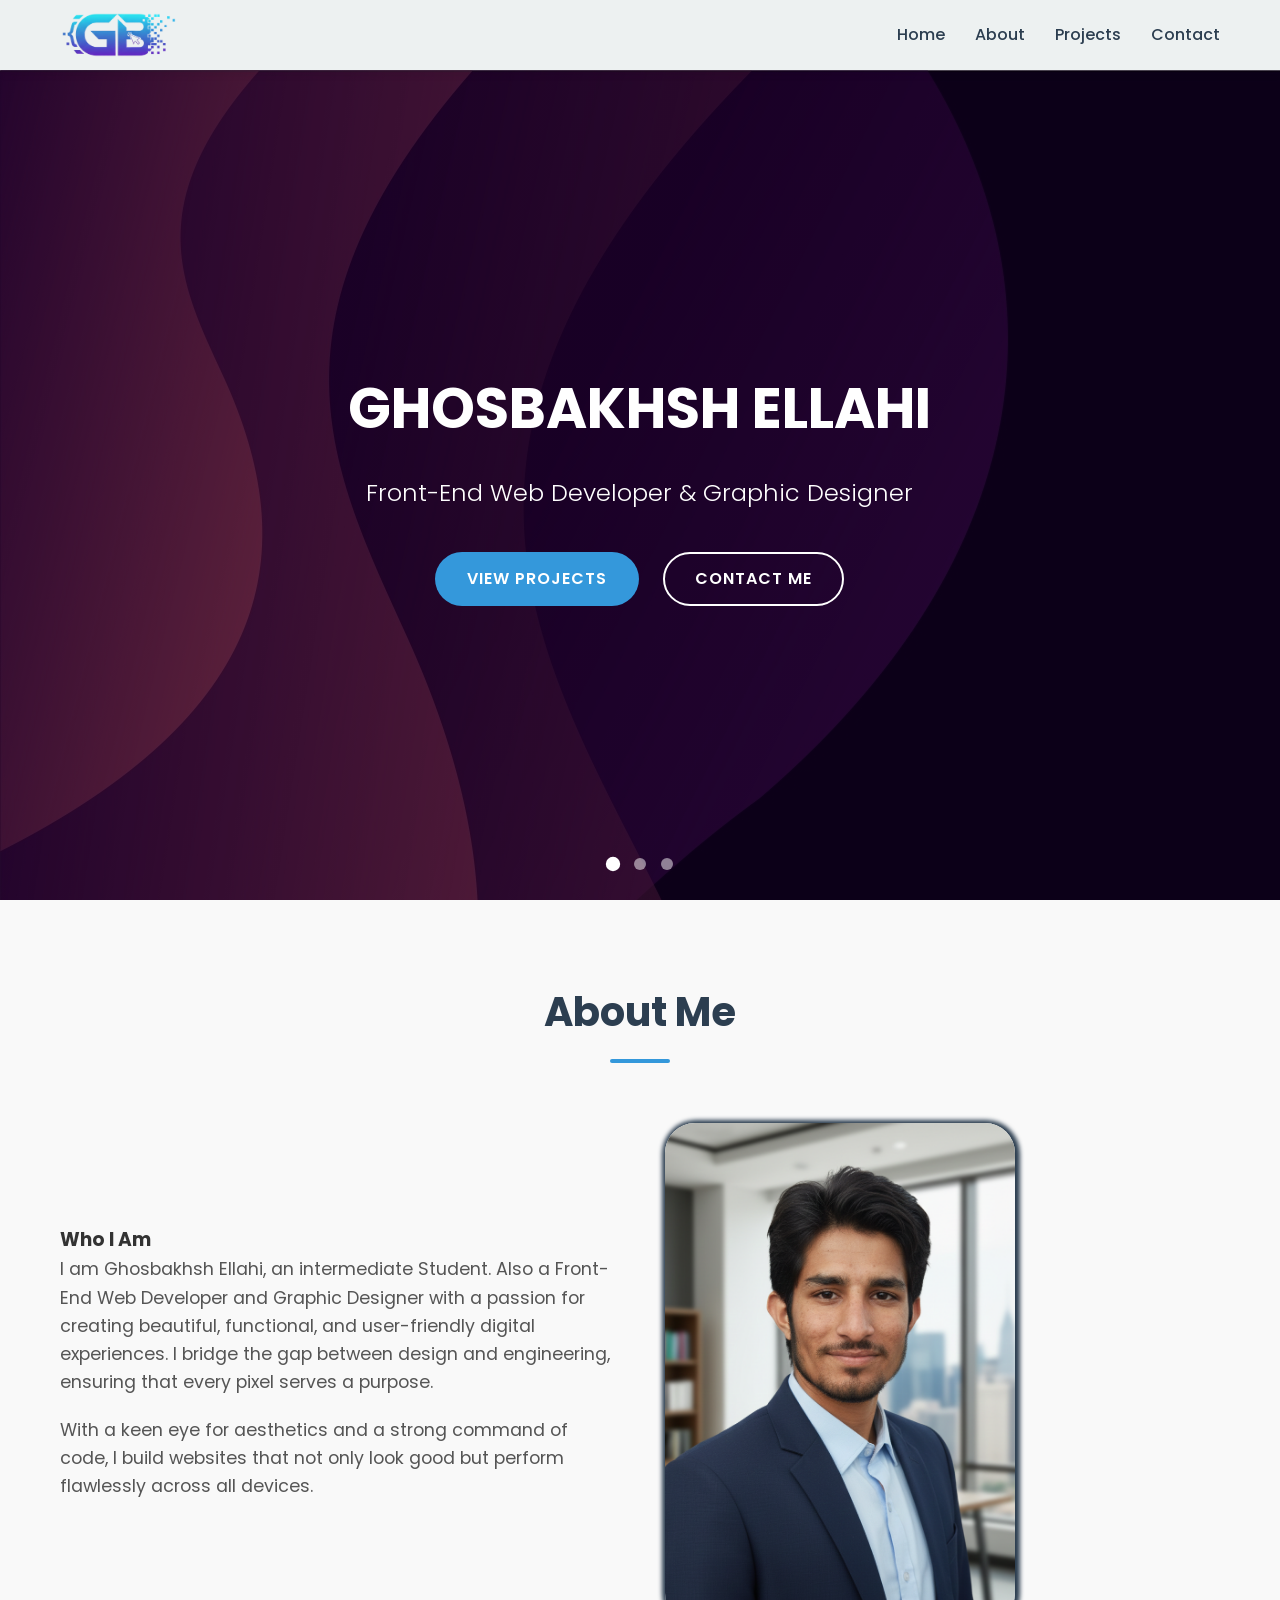
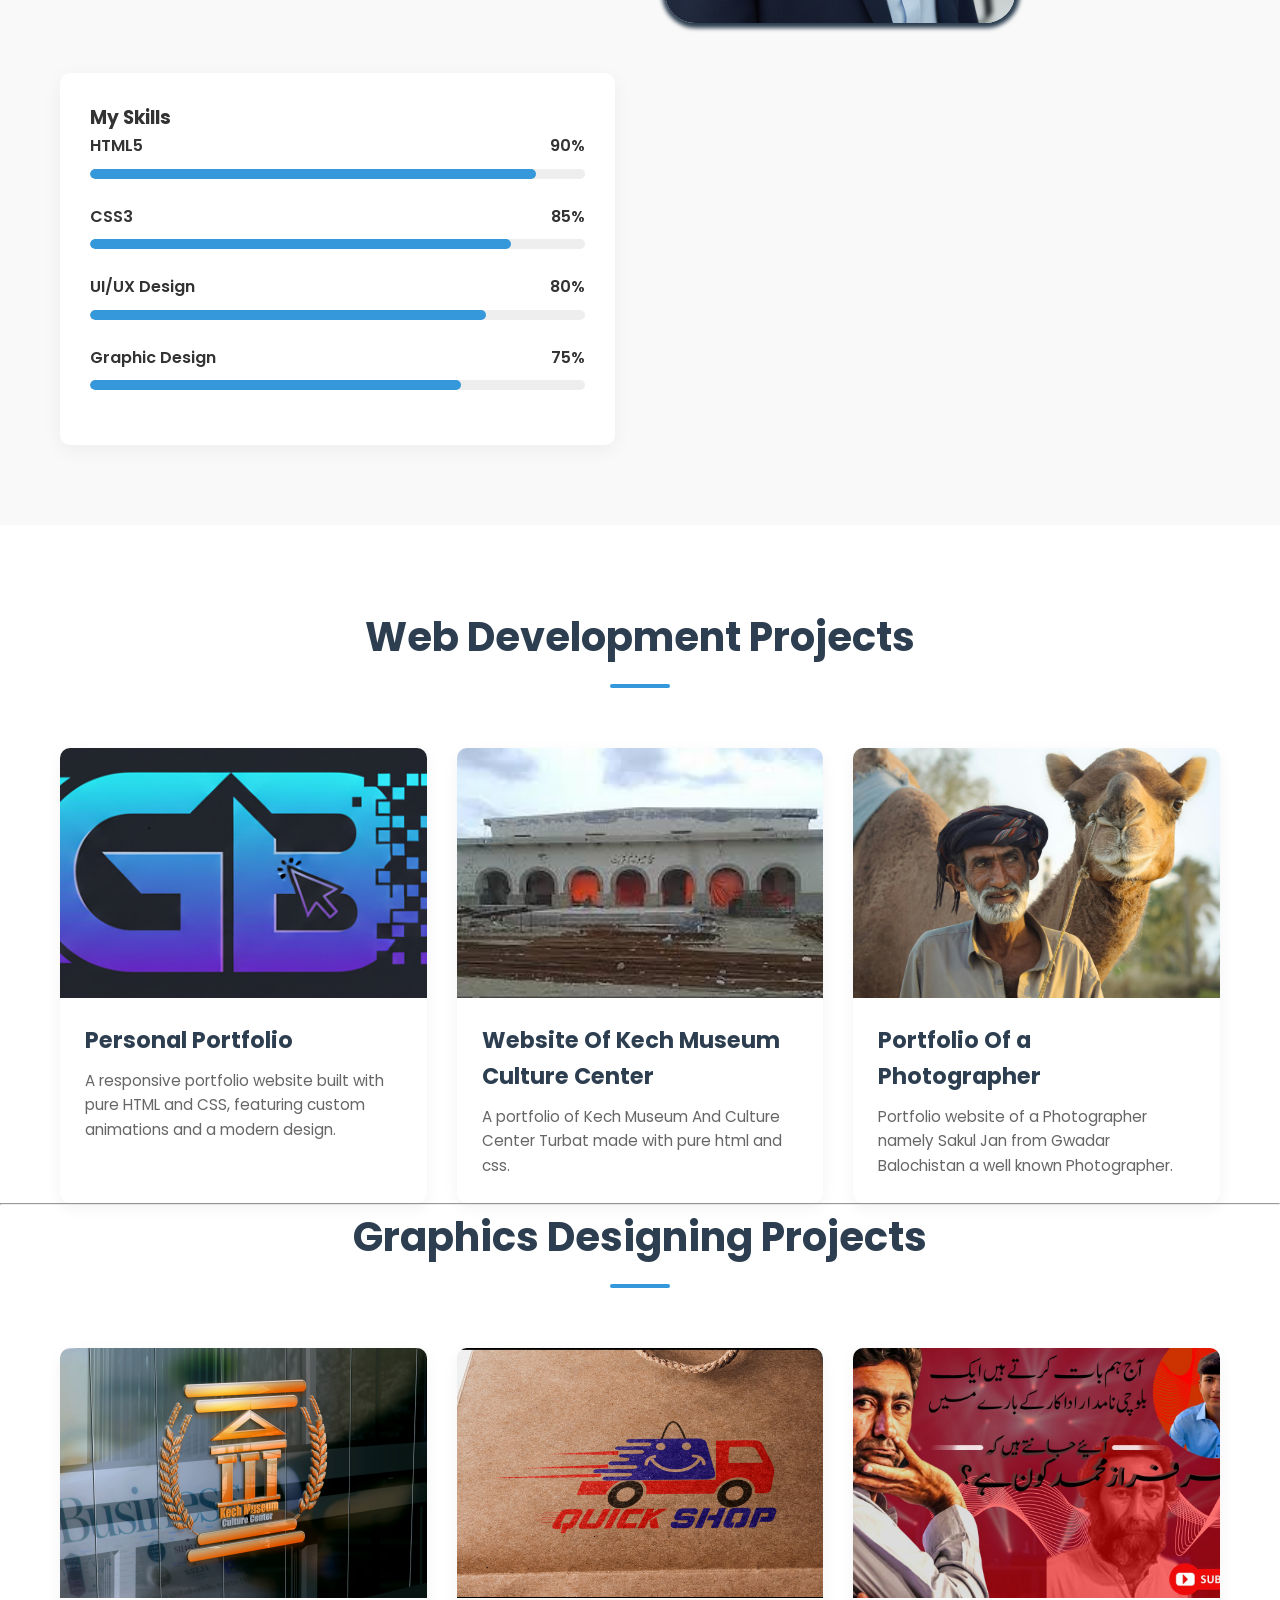
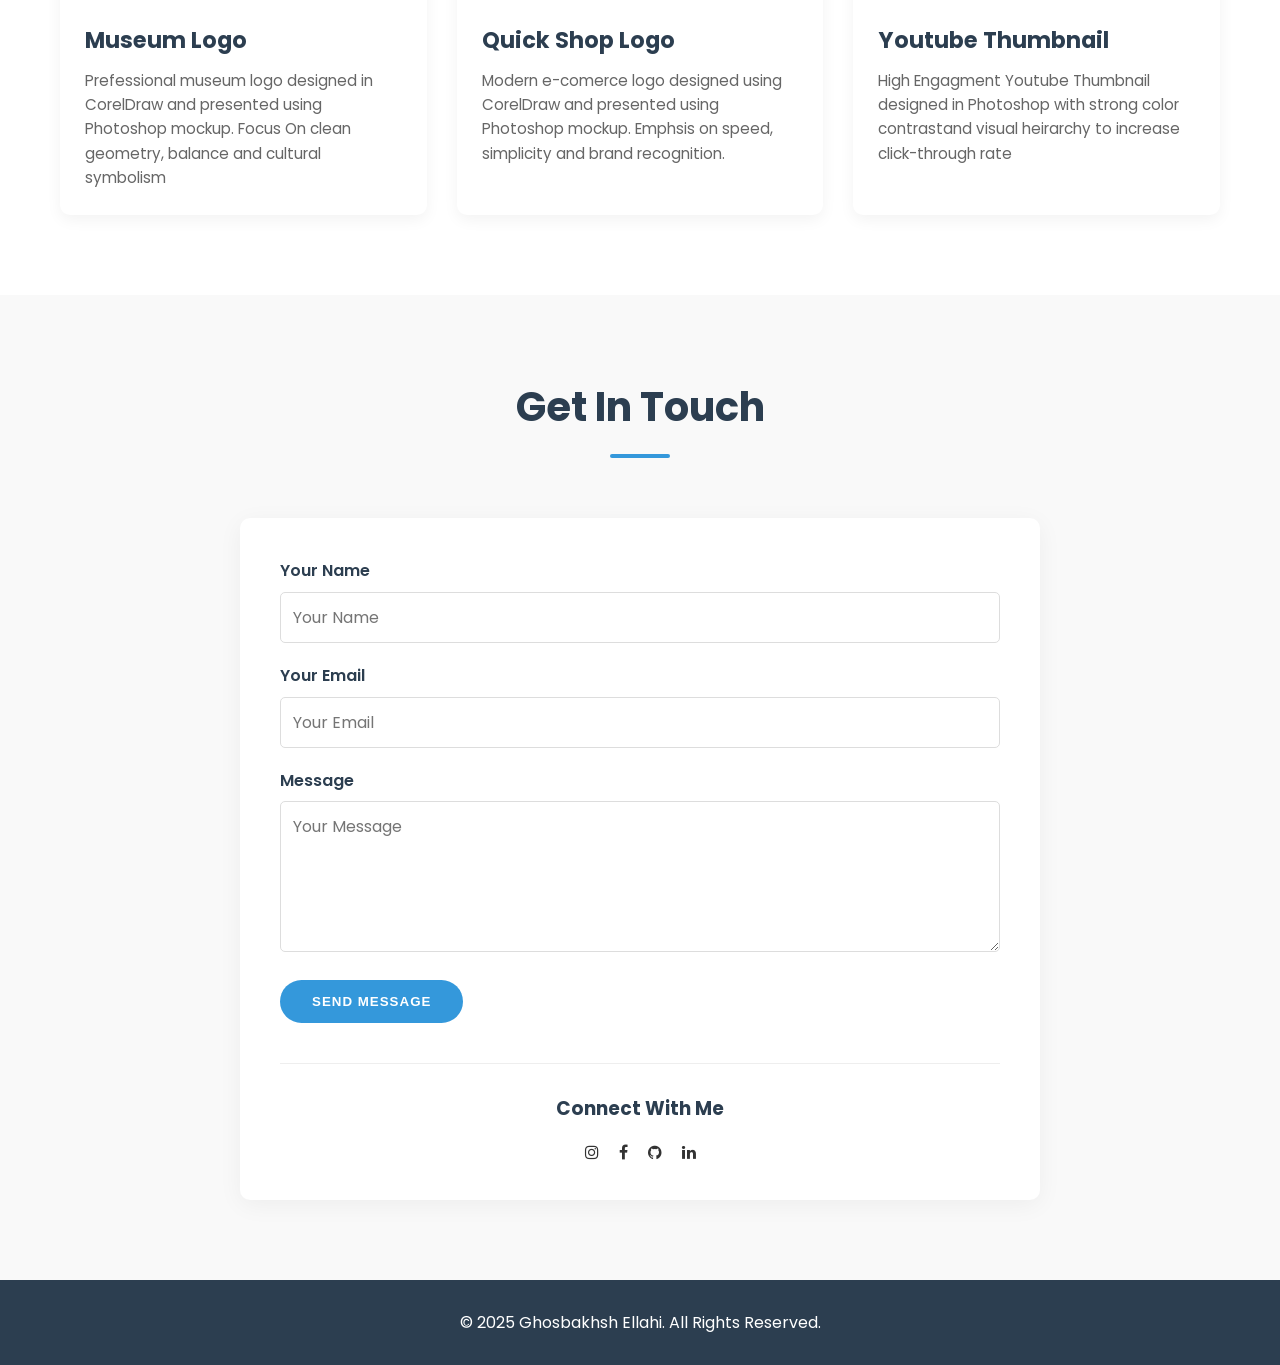
<file: index.html>
<!DOCTYPE html>
<html lang="en">
<head>
    <meta charset="UTF-8">
    <meta name="viewport" content="width=device-width, initial-scale=1.0">
    <title>Ghosbakhsh Ellahi | Front-End Developer & Graphic Designer</title>
    <link rel="stylesheet" href="style.css">
    <link rel="shortcut icon" href="pic/android-chrome-192x192.png" type="image/x-icon">
       <link rel="stylesheet" href="https://cdnjs.cloudflare.com/ajax/libs/font-awesome/4.7.0/css/font-awesome.min.css">
    <!-- Using Google Fonts -->
    <link rel="preconnect" href="https://fonts.googleapis.com">
    <link rel="preconnect" href="https://fonts.gstatic.com" crossorigin>
    <link href="https://fonts.googleapis.com/css2?family=Poppins:wght@300;400;600;700&display=swap" rel="stylesheet">
</head>
<body>

    <!-- Navigation -->
    <header class="navbar">
        <div class="container nav-container">
            <div class="logo">
                <img src="pic/logo-removebg-preview.png" class="img-logo" alt="My Logo">
            </div>
            
            <input type="checkbox" id="menu-toggle" class="menu-toggle">
            <label for="menu-toggle" class="menu-icon">
                <span class="navicon"></span>
            </label>

            <nav class="nav-links">
                <ul>
                    <li><a href="#home">Home</a></li>
                    <li><a href="#about">About</a></li>
                    <li><a href="#projects">Projects</a></li>
                    <li><a href="#contact">Contact</a></li>
                </ul>
            </nav>
        </div>
    </header>

    <!-- Home / Hero Section -->
    <section id="home" class="hero">
        <div class="carousel">
            <input type="radio" name="slider" id="slide1" checked>
            <input type="radio" name="slider" id="slide2">
            <input type="radio" name="slider" id="slide3">

            <div class="slides">
                <!-- Slide 1 -->
                <div class="slide slide-1">
                    <div class="slide-content">
                        <h1>GHOSBAKHSH ELLAHI</h1>
                        <h2>Front-End Web Developer & Graphic Designer</h2>
                        <div class="cta-buttons">
                            <a href="#projects" class="btn primary">View Projects</a>
                            <a href="#contact" class="btn secondary">Contact Me</a>
                        </div>
                    </div>
                </div>
                <!-- Slide 2 -->
                <div class="slide slide-2">
                    <div class="slide-content">
                        <h1>Creative Solutions</h1>
                        <h2>Crafting Digital Experiences</h2>
                        <div class="cta-buttons">
                            <a href="#projects" class="btn primary">View Projects</a>
                        </div>
                    </div>
                </div>
                <!-- Slide 3 -->
                <div class="slide slide-3">
                    <div class="slide-content">
                        <h1>Pixel Perfect Design</h1>
                        <h2>Where Art Meets Code</h2>
                        <div class="cta-buttons">
                            <a href="#contact" class="btn secondary">Get In Touch</a>
                        </div>
                    </div>
                </div>
            </div>

            <div class="carousel-nav">
                <label for="slide1" class="nav-dot"></label>
                <label for="slide2" class="nav-dot"></label>
                <label for="slide3" class="nav-dot"></label>
            </div>
        </div>
    </section>

    <!-- About Section -->
    <section id="about" class="section about-section">
        <div class="container">
            <h2 class="section-title">About Me</h2>
            <div class="about-content">
                <div class="bio">
                    <h3>Who I Am</h3>
                    <p>I am Ghosbakhsh Ellahi, an intermediate Student. Also a Front-End Web Developer and Graphic Designer with a passion for creating beautiful, functional, and user-friendly digital experiences. I bridge the gap between design and engineering, ensuring that every pixel serves a purpose.</p>
                    <p>With a keen eye for aesthetics and a strong command of code, I build websites that not only look good but perform flawlessly across all devices.</p>
                </div>
                <div class="myself">
                <img src="pic/1767281983273.jpg" class="myself-img" alt="Myself">
                </div>
                <div class="skills">
                    <h3>My Skills</h3>
                    
                    <div class="skill-item">
                        <div class="skill-info">
                            <span>HTML5</span>
                            <span>90%</span>
                        </div>
                        <div class="progress-bar">
                            <div class="progress html"></div>
                        </div>
                    </div>

                    <div class="skill-item">
                        <div class="skill-info">
                            <span>CSS3</span>
                            <span>85%</span>
                        </div>
                        <div class="progress-bar">
                            <div class="progress css"></div>
                        </div>
                    </div>

                    <div class="skill-item">
                        <div class="skill-info">
                            <span>UI/UX Design</span>
                            <span>80%</span>
                        </div>
                        <div class="progress-bar">
                            <div class="progress uiux"></div>
                        </div>
                    </div>

                    <div class="skill-item">
                        <div class="skill-info">
                            <span>Graphic Design</span>
                            <span>75%</span>
                        </div>
                        <div class="progress-bar">
                            <div class="progress graphic"></div>
                        </div>
                    </div>

                </div>
            </div>
        </div>
    </section>

    <!-- Projects Section -->
    <section id="projects" class="section projects-section">
        <div class="container">
            <h2 class="section-title">Web Development Projects</h2>
            <div class="projects-grid">
                
                <!-- Project 1 -->
                <article class="project-card">
                    <div class="project-image">
                        <img src="Projects/Portfolio/Gemini_Generated_Image_cvemovcvemovcvem.png" alt="Portfolio Website">
                        <div class="overlay">
                            <a href="Projects/Portfolio/index.html" class="btn-small">Live Demo</a>
                        </div>
                    </div>
                    <div class="project-info">
                        <h3>Personal Portfolio</h3>
                        <p>A responsive portfolio website built with pure HTML and CSS, featuring custom animations and a modern design.</p>
                    </div>
                </article>

                <!-- Project 2 -->
                <article class="project-card">
                    <div class="project-image">
                        <img src="Projects/KMCT/Kech Museum.jpg" alt="Kech Museum Turbat Website">
                        <div class="overlay">
                            <a href="Projects/KMCT/index.html" class="btn-small">Live Demo</a>
                        </div>
                    </div>
                    <div class="project-info">
                        <h3>Website Of Kech Museum Culture Center</h3>
                        <p>A portfolio of Kech Museum And Culture Center Turbat made with pure html and css.</p>
                    </div>
                </article>

                <!-- Project 3 -->
                <article class="project-card">
                    <div class="project-image">
                        <img src="Projects/Sakul__Jan__Portpolio/pexels-mehranmehr-35014134.jpg" alt="A Portfolio Of A Photographer">
                        <div class="overlay">
                            <a href="Projects/Sakul__Jan__Portpolio/index.html" class="btn-small">Live Demo</a>
                        </div>
                    </div>
                    <div class="project-info">
                        <h3>Portfolio Of a Photographer</h3>
                        <p>Portfolio website of a Photographer namely Sakul Jan from Gwadar Balochistan a well known Photographer.</p>
                    </div>
                </article>
            </div>
        </div>
            <hr>
        <div class="container">
             <h2 class="section-title">Graphics Designing Projects</h2>
            <div class="projects-grid">
                
                <!-- Project 1 -->
                <article class="project-card">
                    <div class="project-image">
                        <img src="Graphic Projects/Museum 3D Logo Mockup.png" alt="Logo Mockup">
                        <div class="overlay">
                            <a href="Graphic Projects/Museum 3D Logo Mockup.png" class="btn-small">View Full Image</a>
                        </div>
                    </div>
                    <div class="project-info">
                        <h3>Museum Logo</h3>
                        <p>Prefessional museum logo designed in CorelDraw and presented using Photoshop mockup. Focus On clean geometry, balance and cultural symbolism</p>
                    </div>
                </article>

                <!-- Project 2 -->
                <article class="project-card">
                    <div class="project-image">
                        <img src="Graphic Projects/Screenshot 2025-12-24 101100.png" alt="Quick Shop Logo">
                        <div class="overlay">
                            <a href="Graphic Projects/Screenshot 2025-12-24 101100.png" class="btn-small">View Full Image</a>
                        </div>
                    </div>
                    <div class="project-info">
                        <h3>Quick Shop Logo</h3>
                        <p>Modern e-comerce logo designed using CorelDraw and presented using Photoshop mockup. Emphsis on speed, simplicity and brand recognition.</p>
                    </div>
                </article>

                <!-- Project 3 -->
                <article class="project-card">
                    <div class="project-image">
                        <img src="Graphic Projects/Youtube Thumbnail.jpg" alt="Youtube Thumbnail">
                        <div class="overlay">
                            <a href="Graphic Projects/Youtube Thumbnail.jpg" class="btn-small">View Full Image</a>
                        </div>
                    </div>
                    <div class="project-info">
                        <h3>Youtube Thumbnail</h3>
                        <p>High Engagment Youtube Thumbnail designed in Photoshop with strong color contrastand visual heirarchy to increase click-through rate</p>
                    </div>
                </article>
                </div>
            
        </div>
    </section>

    <!-- Contact Section -->
    <section id="contact" class="section contact-section">
        <div class="container">
            <h2 class="section-title">Get In Touch</h2>
            <div class="contact-wrapper">
                <form class="contact-form" action="https://formspree.io/f/mdaodoen" method="POST">
                    <input type="hidden" name="_subject" value="New message from my portfolio website">
                    <div class="form-group">
                        <label for="name">Your Name</label>
                        <input type="text" id="name" name="name" placeholder="Your Name" required>
                    </div>
                    <div class="form-group">
                        <label for="email">Your Email</label>
                        <input type="email" id="email" name="email" placeholder="Your Email" required>
                    </div>
                    <div class="form-group">
                        <label for="message">Message</label>
                        <textarea id="message" name="message" rows="5" placeholder="Your Message" required></textarea>
                    </div>
                    <button type="submit" class="btn primary">Send Message</button>
                </form>

                <div class="social-links">
                    <h3>Connect With Me</h3>
                    <div class="icons">
                        <!-- CSS Shapes for Icons or Text fallback -->
                          <a href="https://instagram.com/ghosbakhsh_ellahi" class="fa fa-instagram" target="_blank"></a>
                          <a href="https://www.facebook.com/profile.php?=61584375854577" class="fa fa-facebook" target="_blank"></a>
                       <a href="https://github.com/balochghosbakhsh497" class="fa fa-github" target="_blank"></a>
                       <a href="https://www.linkedin.com/in/ghosbakhsh-ellahi-06a6b63a2" class="fa fa-linkedin" target="_blank"></a>
                    </div>
                </div>
            </div>
        </div>
        
    </section>

    <!-- Footer -->
    <footer>
        <div class="container">
            <p>&copy; 2025 Ghosbakhsh Ellahi. All Rights Reserved.</p>
        </div>
    </footer>


    <!-- <script>
        alert("Welcome To Ghosbakhsh's Portfolio 'The Websites which are present in projects section they are not completed and they are not public, they are just made for practice and to complete my portfolio'");
    </script> -->

</body>
</html>
</file>
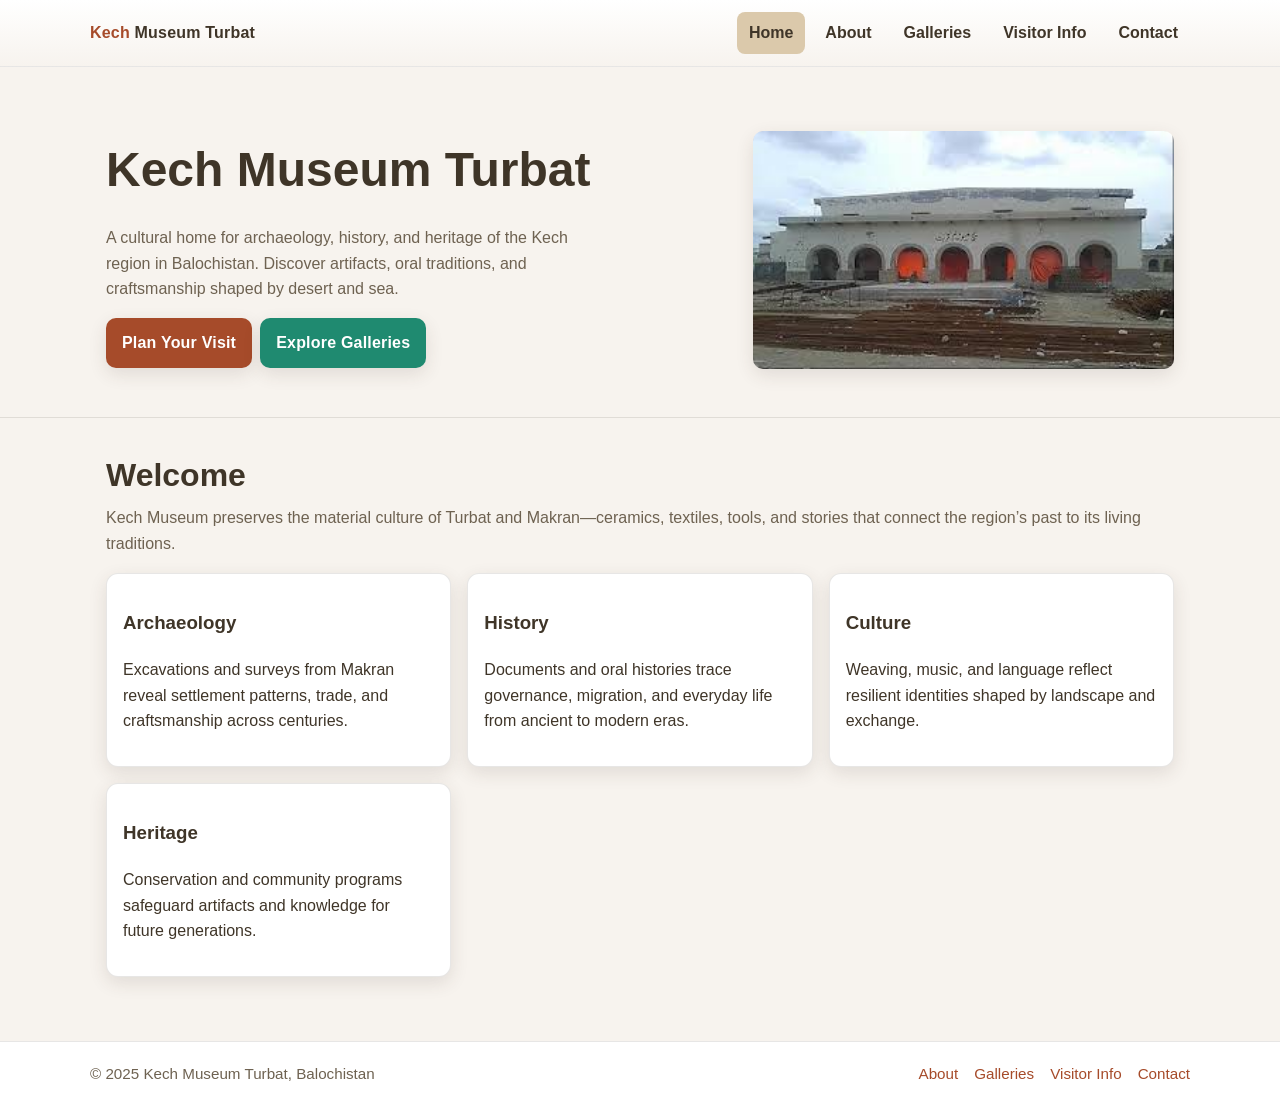
<file: Projects/KMCT/index.html>
<!DOCTYPE html>
<!-- ======================================================
     Kech Museum Turbat — Home Page
     Clean, modern, culturally inspired; semantic HTML only
     ====================================================== -->
<html lang="en">
  <head>
    <!-- Meta: responsive + basic SEO -->
    <meta charset="utf-8" />
    <meta name="viewport" content="width=device-width, initial-scale=1" />
    <meta name="description" content="Kech Museum Turbat, Balochistan — preserving archaeology, history, culture, and heritage of the Kech region." />
    <title>Kech Museum Turbat — Home</title>
    <link rel="stylesheet" href="style.css" />
  </head>
  <body>
    <!-- Accessibility: skip to main content -->
    <a class="skip-link" href="#main-content">Skip to content</a>

    <!-- Header + Navigation -->
    <header>
      <nav class="site-nav" aria-label="Main">
        <div class="container nav-container">
          <a class="brand" href="index.html">
            <span class="accent">Kech</span> Museum Turbat
          </a>
          <!-- Mobile menu toggle (CSS-only) -->
          <input class="nav-toggle" id="nav-toggle" type="checkbox" aria-label="Toggle navigation" />
          <label class="nav-toggle-label" for="nav-toggle" aria-label="Menu" aria-controls="primary-navigation">
            <span></span>
          </label>
          <ul id="primary-navigation" class="nav-links">
            <li><a class="active" aria-current="page" href="index.html">Home</a></li>
            <li><a href="about.html">About</a></li>
            <li><a href="gallery.html">Galleries</a></li>
            <li><a href="visitor.html">Visitor Info</a></li>
            <li><a href="contact.html">Contact</a></li>
          </ul>
        </div>
      </nav>
    </header>

    <!-- Main content -->
    <main id="main-content">
      <!-- Hero: title, tagline, CTA -->
      <section class="hero" aria-label="Hero">
        <div class="container content">
          <div>
            <h1>Kech Museum Turbat</h1>
            <p>
              A cultural home for archaeology, history, and heritage of the Kech region in Balochistan.
              Discover artifacts, oral traditions, and craftsmanship shaped by desert and sea.
            </p>
            <div class="actions" style="display:flex; gap:.5rem; flex-wrap:wrap;">
              <a class="btn" href="visitor.html">Plan Your Visit</a>
              <a class="btn secondary" href="gallery.html">Explore Galleries</a>
            </div>
          </div>
          <!-- Decorative art block (CSS-only) -->
          <div class="art"><img src="Pic/Kech Museum.jpg" alt=""></div>
        </div>
      </section>

      <!-- Introduction -->
      <section aria-labelledby="intro-title">
        <div class="container">
          <div class="section-header">
            <h2 id="intro-title" class="section-title">Welcome</h2>
            <p class="section-subtitle">
              Kech Museum preserves the material culture of Turbat and Makran—ceramics, textiles, tools, and stories that connect the region’s past to its living traditions.
            </p>
          </div>
          <!-- Key highlights -->
          <div class="grid">
            <article class="card" aria-label="Archaeology highlights">
              <h3>Archaeology</h3>
              <p>Excavations and surveys from Makran reveal settlement patterns, trade, and craftsmanship across centuries.</p>
            </article>
            <article class="card" aria-label="History highlights">
              <h3>History</h3>
              <p>Documents and oral histories trace governance, migration, and everyday life from ancient to modern eras.</p>
            </article>
            <article class="card" aria-label="Culture highlights">
              <h3>Culture</h3>
              <p>Weaving, music, and language reflect resilient identities shaped by landscape and exchange.</p>
            </article>
            <article class="card" aria-label="Heritage highlights">
              <h3>Heritage</h3>
              <p>Conservation and community programs safeguard artifacts and knowledge for future generations.</p>
            </article>
          </div>
        </div>
      </section>
    </main>

    <!-- Footer -->
    <footer>
      <div class="container footer-inner">
        <div>© 2025 Kech Museum Turbat, Balochistan</div>
        <div class="footer-links" aria-label="Footer links">
          <a href="about.html">About</a>
          <a href="gallery.html">Galleries</a>
          <a href="visitor.html">Visitor Info</a>
          <a href="contact.html">Contact</a>
        </div>
      </div>
    </footer>
  </body>
  </html>
</file>
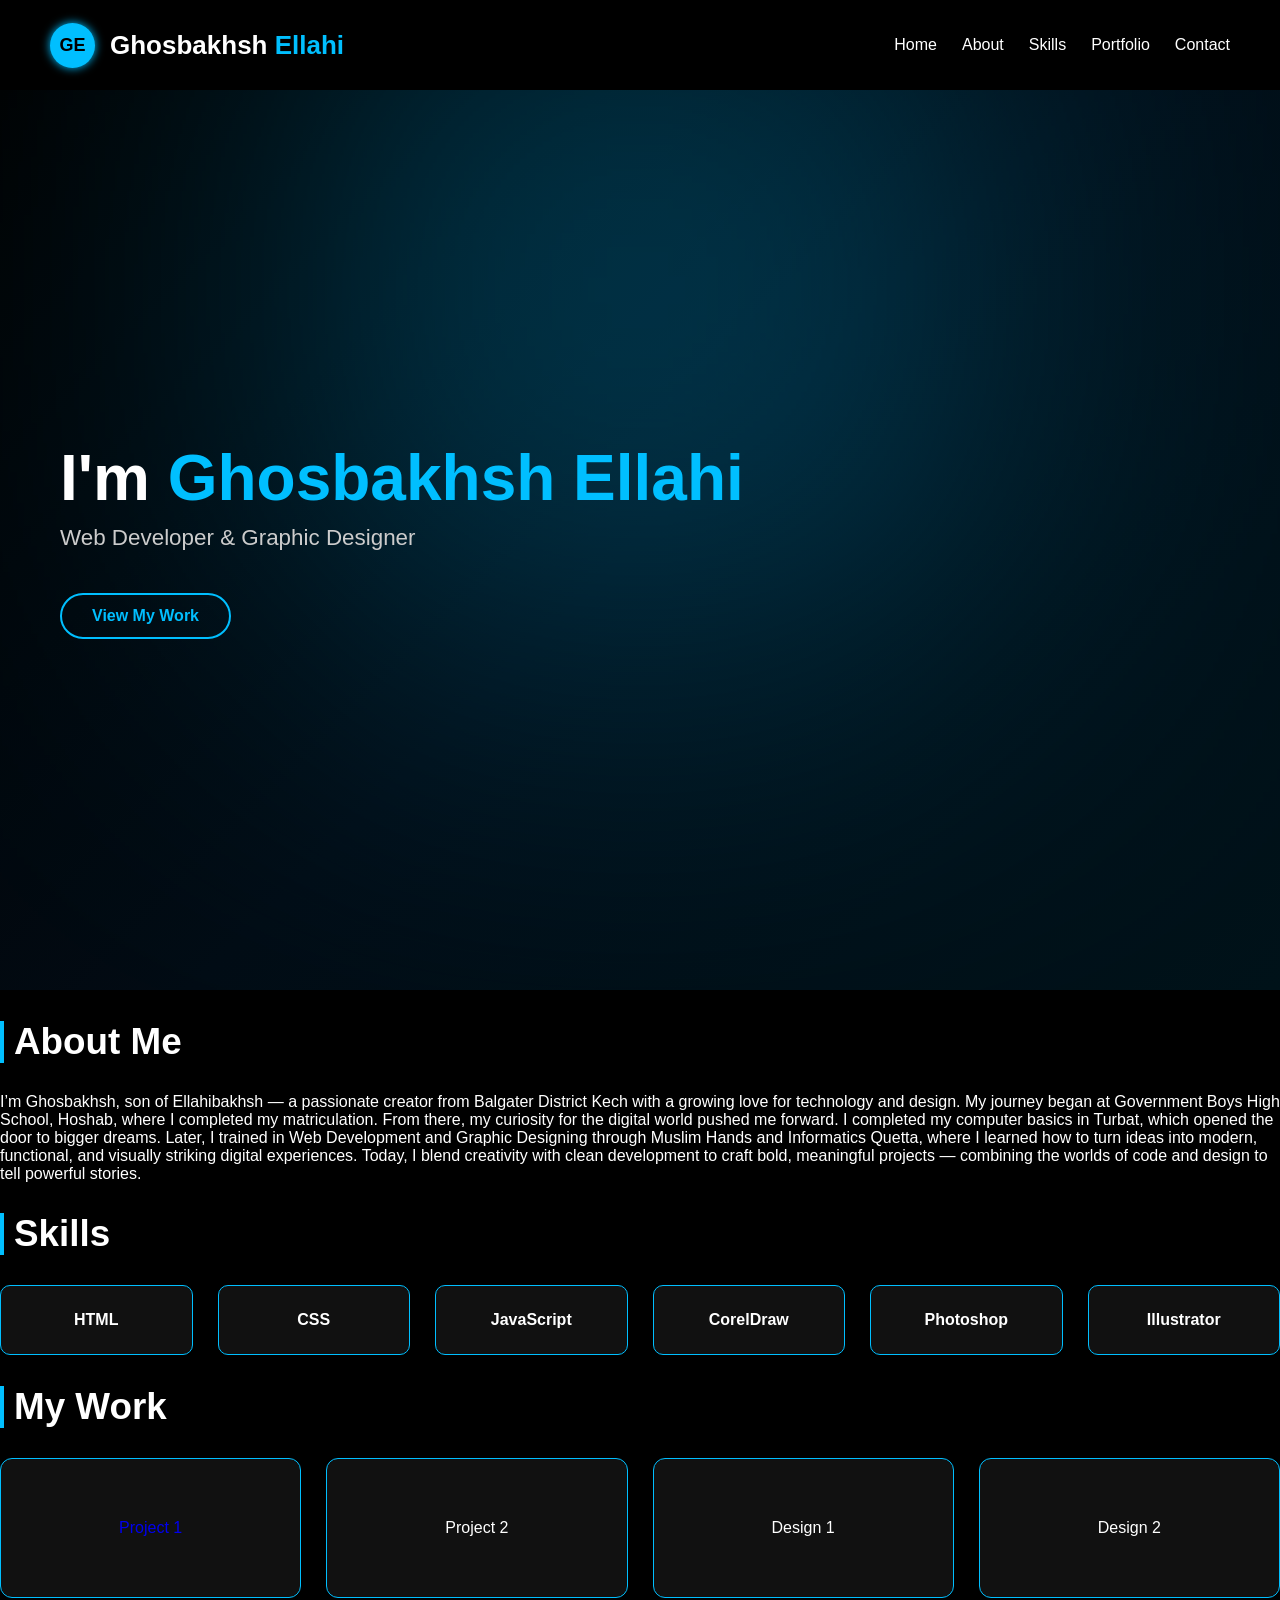
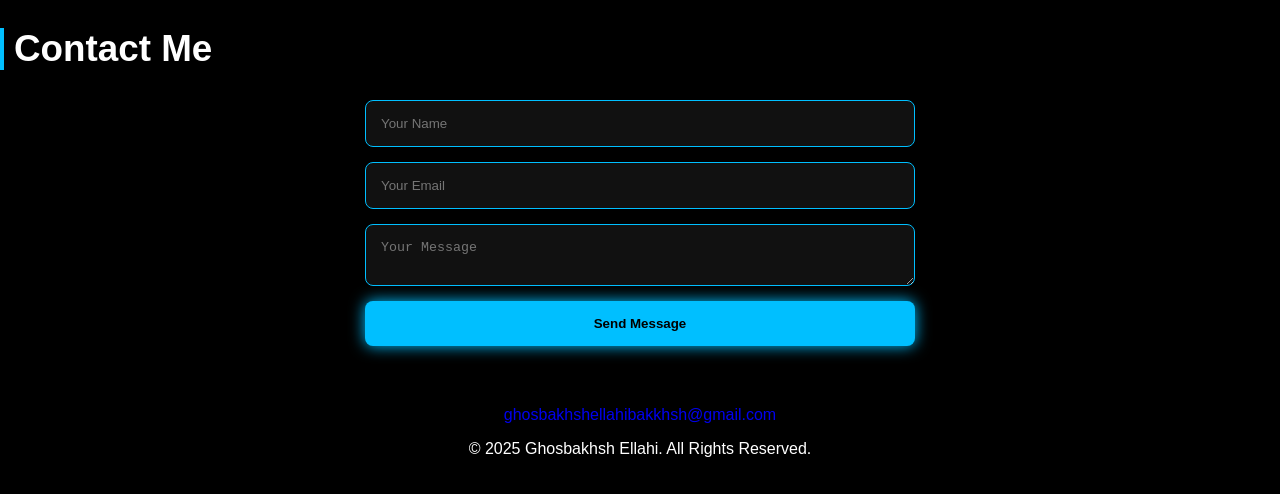
<file: Projects/Portfolio/index.html>
<!DOCTYPE html>
<html lang="en">
<head>
    <meta charset="UTF-8">
    <meta name="viewport" content="width=device-width, initial-scale=1.0">
    <title>Ghosbakhsh Ellahi | Portfolio</title>
    <link rel="stylesheet" href="style.css">
</head>
<body>

<!-- NAVIGATION -->
<nav>
    <div class="logo-box">
        <div class="logo-icon">GE</div>
        <h2 class="logo">Ghosbakhsh <span>Ellahi</span></h2>
    </div>

    <ul>
        <li><a href="#home">Home</a></li>
        <li><a href="#about">About</a></li>
        <li><a href="#skills">Skills</a></li>
        <li><a href="#portfolio">Portfolio</a></li>
        <li><a href="#contact">Contact</a></li>
    </ul>
</nav>

<!-- HERO SECTION WITH ANIMATION -->
<section id="home" class="hero">
    <div class="hero-content">
        <h1 class="fade-in">I'm <span>Ghosbakhsh Ellahi</span></h1>
        <p class="slide-up">Web Developer & Graphic Designer</p>

        <a href="#portfolio" class="btn">View My Work</a>
    </div>

    <div class="hero-glow"></div>
</section>

<!-- ABOUT -->
<section id="about" class="about">
    <h2 class="section-title">About Me</h2>
    <p>
       I’m Ghosbakhsh, son of Ellahibakhsh — a passionate creator from Balgater District Kech with a growing love for technology and design.
My journey began at Government Boys High School, Hoshab, where I completed my matriculation. From there, my curiosity for the digital world pushed me forward.

I completed my computer basics in Turbat, which opened the door to bigger dreams.
Later, I trained in Web Development and Graphic Designing through Muslim Hands and Informatics Quetta, where I learned how to turn ideas into modern, functional, and visually striking digital experiences.

Today, I blend creativity with clean development to craft bold, meaningful projects — combining the worlds of code and design to tell powerful stories.
    </p>
</section>

<!-- SKILLS -->
<section id="skills" class="skills">
    <h2 class="section-title">Skills</h2>
    <div class="skills-grid">
        <div class="skill-card">HTML</div>
        <div class="skill-card">CSS</div>
        <div class="skill-card">JavaScript</div>
        <div class="skill-card">CorelDraw</div>
        <div class="skill-card">Photoshop</div>
        <div class="skill-card">Illustrator</div>
    </div>
</section>

<!-- PORTFOLIO -->
<section id="portfolio" class="portfolio">
    <h2 class="section-title">My Work</h2>
    <div class="grid">
        <div class="card"><a href="projects/Practice Set 2/index.html">Project 1</a></div>
        <div class="card">Project 2</div>
        <div class="card">Design 1</div>
        <div class="card">Design 2</div>
    </div>
</section>

<!-- CONTACT FORM -->
<section id="contact" class="contact">
    <h2 class="section-title">Contact Me</h2>

    <form class="contact-form">
        <input type="text" placeholder="Your Name" required>
        <input type="email" placeholder="Your Email" required>
        <textarea placeholder="Your Message" required></textarea>
        <button type="submit">Send Message</button>
    </form>
</section>

<!-- FOOTER -->
<footer>
    <a href="#">ghosbakhshellahibakkhsh@gmail.com</a>
    <p>© 2025 Ghosbakhsh Ellahi. All Rights Reserved.</p>
</footer>

</body>
</html>
</file>
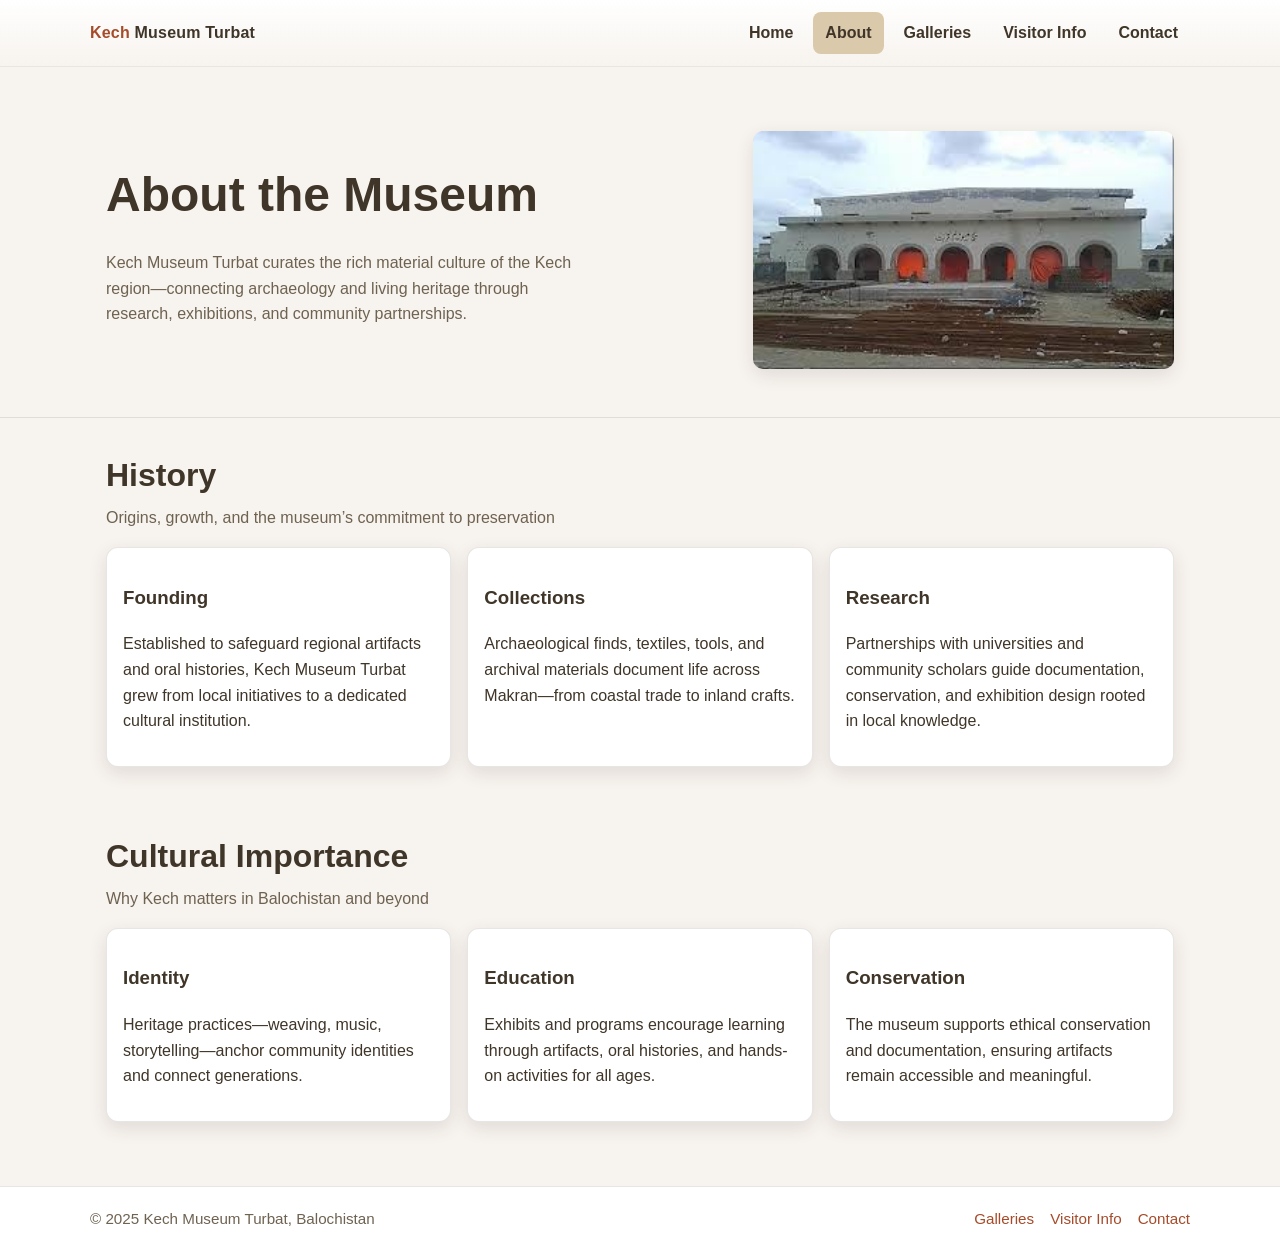
<file: Projects/KMCT/about.html>
<!DOCTYPE html>
<!-- ======================================================
     Kech Museum Turbat — About
     History of the museum and cultural importance of Kech
     ====================================================== -->
<html lang="en">
  <head>
    <meta charset="utf-8" />
    <meta name="viewport" content="width=device-width, initial-scale=1" />
    <meta name="description" content="About Kech Museum Turbat — history, mission, and the cultural importance of the Kech region." />
    <title>Kech Museum Turbat — About</title>
    <link rel="stylesheet" href="style.css" />
  </head>
  <body>
    <a class="skip-link" href="#main-content">Skip to content</a>

    <!-- Header + Navigation (consistent across pages) -->
    <header>
      <nav class="site-nav" aria-label="Main">
        <div class="container nav-container">
          <a class="brand" href="index.html">
            <span class="accent">Kech</span> Museum Turbat
          </a>
          <input class="nav-toggle" id="nav-toggle" type="checkbox" aria-label="Toggle navigation" />
          <label class="nav-toggle-label" for="nav-toggle" aria-label="Menu" aria-controls="primary-navigation">
            <span></span>
          </label>
          <ul id="primary-navigation" class="nav-links">
            <li><a href="index.html">Home</a></li>
            <li><a class="active" aria-current="page" href="about.html">About</a></li>
            <li><a href="gallery.html">Galleries</a></li>
            <li><a href="visitor.html">Visitor Info</a></li>
            <li><a href="contact.html">Contact</a></li>
          </ul>
        </div>
      </nav>
    </header>

    <main id="main-content">
      <!-- Page header -->
      <section aria-label="About header" class="hero">
        <div class="container content">
          <div>
            <h1>About the Museum</h1>
            <p>
              Kech Museum Turbat curates the rich material culture of the Kech region—connecting archaeology and living heritage through research, exhibitions, and community partnerships.
            </p>
          </div>
          <div class="art"><img src="Pic/Kech Museum.jpg" alt=""></div>
        </div>
      </section>

      <!-- History -->
      <section aria-labelledby="history-title">
        <div class="container">
          <div class="section-header">
            <h2 id="history-title" class="section-title">History</h2>
            <p class="section-subtitle">Origins, growth, and the museum’s commitment to preservation</p>
          </div>

          <div class="grid">
            <article class="card">
              <h3>Founding</h3>
              <p>
                Established to safeguard regional artifacts and oral histories, Kech Museum Turbat grew from local initiatives to a dedicated cultural institution.
              </p>
            </article>
            <article class="card">
              <h3>Collections</h3>
              <p>
                Archaeological finds, textiles, tools, and archival materials document life across Makran—from coastal trade to inland crafts.
              </p>
            </article>
            <article class="card">
              <h3>Research</h3>
              <p>
                Partnerships with universities and community scholars guide documentation, conservation, and exhibition design rooted in local knowledge.
              </p>
            </article>
          </div>
        </div>
      </section>

      <!-- Cultural importance -->
      <section aria-labelledby="culture-title">
        <div class="container">
          <div class="section-header">
            <h2 id="culture-title" class="section-title">Cultural Importance</h2>
            <p class="section-subtitle">Why Kech matters in Balochistan and beyond</p>
          </div>

          <div class="grid">
            <article class="card">
              <h3>Identity</h3>
              <p>
                Heritage practices—weaving, music, storytelling—anchor community identities and connect generations.
              </p>
            </article>
            <article class="card">
              <h3>Education</h3>
              <p>
                Exhibits and programs encourage learning through artifacts, oral histories, and hands-on activities for all ages.
              </p>
            </article>
            <article class="card">
              <h3>Conservation</h3>
              <p>
                The museum supports ethical conservation and documentation, ensuring artifacts remain accessible and meaningful.
              </p>
            </article>
          </div>
        </div>
      </section>
    </main>

    <footer>
      <div class="container footer-inner">
        <div>© 2025 Kech Museum Turbat, Balochistan</div>
        <div class="footer-links" aria-label="Footer links">
          <a href="gallery.html">Galleries</a>
          <a href="visitor.html">Visitor Info</a>
          <a href="contact.html">Contact</a>
        </div>
      </div>
    </footer>
  </body>
</html>
</file>
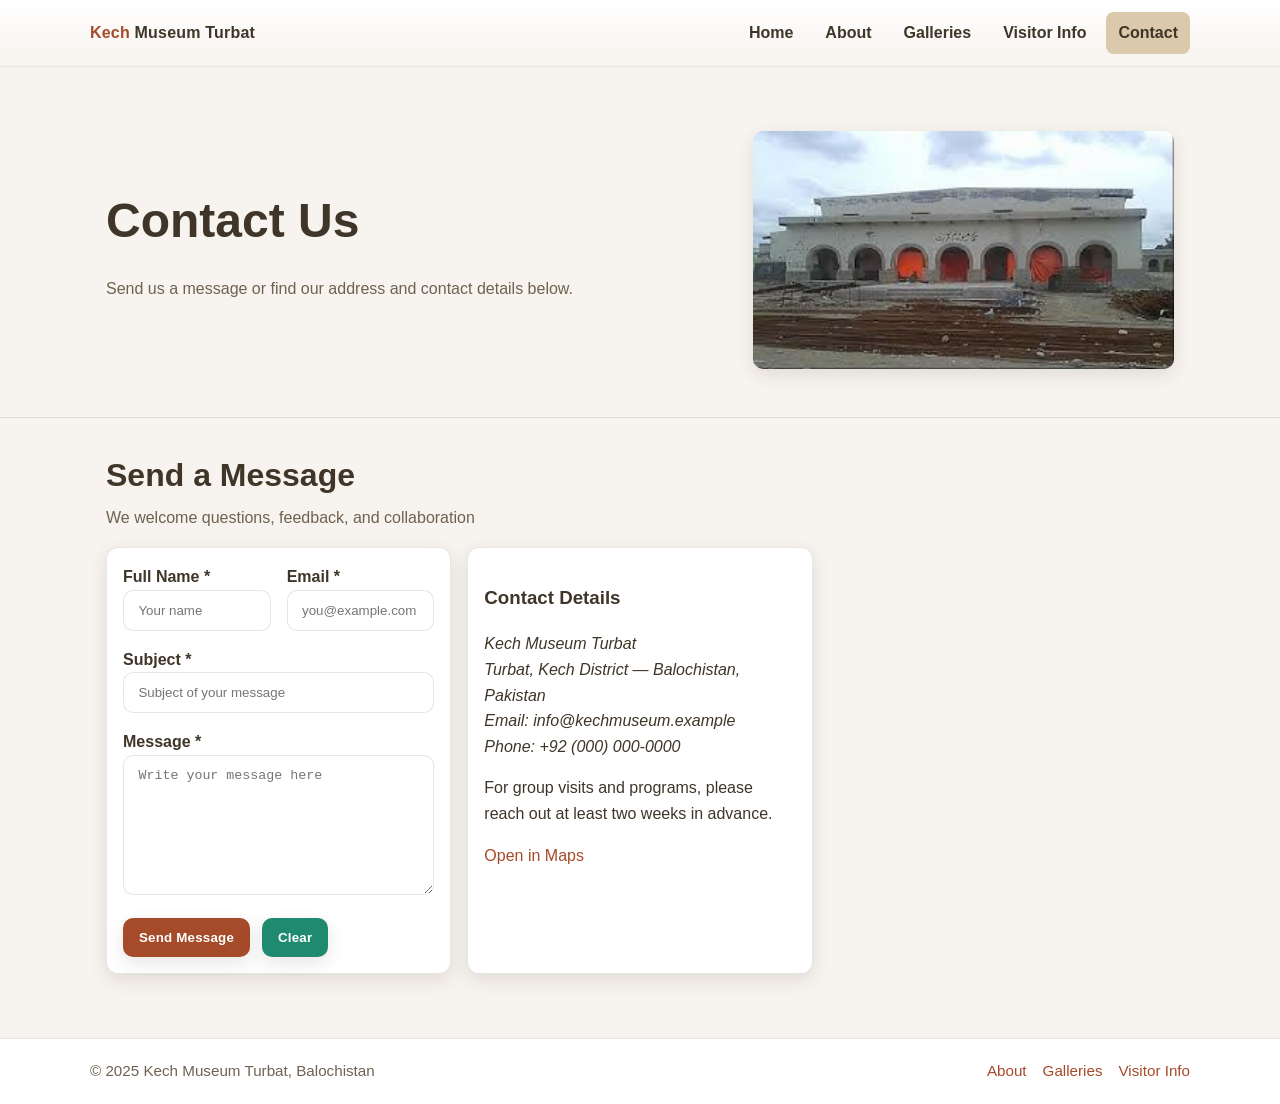
<file: Projects/KMCT/contact.html>
<!DOCTYPE html>
<!-- ======================================================
     Kech Museum Turbat — Contact
     HTML-only contact form + address and basic info
     ====================================================== -->
<html lang="en">
  <head>
    <meta charset="utf-8" />
    <meta name="viewport" content="width=device-width, initial-scale=1" />
    <meta name="description" content="Contact Kech Museum Turbat — send a message or find our address and basic contact information." />
    <title>Kech Museum Turbat — Contact</title>
    <link rel="stylesheet" href="style.css" />
  </head>
  <body>
    <a class="skip-link" href="#main-content">Skip to content</a>

    <!-- Header + Navigation -->
    <header>
      <nav class="site-nav" aria-label="Main">
        <div class="container nav-container">
          <a class="brand" href="index.html">
            <span class="accent">Kech</span> Museum Turbat
          </a>
          <input class="nav-toggle" id="nav-toggle" type="checkbox" aria-label="Toggle navigation" />
          <label class="nav-toggle-label" for="nav-toggle" aria-label="Menu" aria-controls="primary-navigation">
            <span></span>
          </label>
          <ul id="primary-navigation" class="nav-links">
            <li><a href="index.html">Home</a></li>
            <li><a href="about.html">About</a></li>
            <li><a href="gallery.html">Galleries</a></li>
            <li><a href="visitor.html">Visitor Info</a></li>
            <li><a class="active" aria-current="page" href="contact.html">Contact</a></li>
          </ul>
        </div>
      </nav>
    </header>

    <main id="main-content">
      <!-- Page header -->
      <section class="hero" aria-label="Contact header">
        <div class="container content">
          <div>
            <h1>Contact Us</h1>
            <p>Send us a message or find our address and contact details below.</p>
          </div>
          <div class="art"><img src="Pic/Kech Museum.jpg" alt=""></div>
        </div>
      </section>

      <!-- Contact form + info -->
      <section aria-labelledby="contact-title">
        <div class="container">
          <div class="section-header">
            <h2 id="contact-title" class="section-title">Send a Message</h2>
            <p class="section-subtitle">We welcome questions, feedback, and collaboration</p>
          </div>

          <div class="grid">
            <!-- Form (HTML-only) -->
            <article class="card" aria-label="Contact form">
              <form method="post" action="#" aria-describedby="contact-help">
                <p id="contact-help" class="visually-hidden">All fields marked with * are required.</p>

                <div class="form-row">
                  <div>
                    <label for="name">Full Name *</label>
                    <input id="name" name="name" type="text" required placeholder="Your name" />
                  </div>
                  <div>
                    <label for="email">Email *</label>
                    <input id="email" name="email" type="email" required placeholder="you@example.com" />
                  </div>
                </div>

                <div>
                  <label for="subject">Subject *</label>
                  <input id="subject" name="subject" type="text" required placeholder="Subject of your message" />
                </div>

                <div>
                  <label for="message">Message *</label>
                  <textarea id="message" name="message" required placeholder="Write your message here"></textarea>
                </div>

                <div class="form-actions">
                  <button class="btn" type="submit">Send Message</button>
                  <button class="btn secondary" type="reset">Clear</button>
                </div>
              </form>
            </article>

            <!-- Contact details -->
            <article class="card" aria-label="Basic contact info">
              <h3>Contact Details</h3>
              <address>
                Kech Museum Turbat<br />
                Turbat, Kech District — Balochistan, Pakistan<br />
                Email: info@kechmuseum.example<br />
                Phone: +92 (000) 000-0000
              </address>
              <p>
                For group visits and programs, please reach out at least two weeks in advance.
              </p>
              <p>
                <a href="https://www.google.com/maps/search/Turbat,+Balochistan" target="_blank" rel="noopener">Open in Maps</a>
              </p>
            </article>
          </div>
        </div>
      </section>
    </main>

    <footer>
      <div class="container footer-inner">
        <div>© 2025 Kech Museum Turbat, Balochistan</div>
        <div class="footer-links" aria-label="Footer links">
          <a href="about.html">About</a>
          <a href="gallery.html">Galleries</a>
          <a href="visitor.html">Visitor Info</a>
        </div>
      </div>
    </footer>
  </body>
</html>
</file>
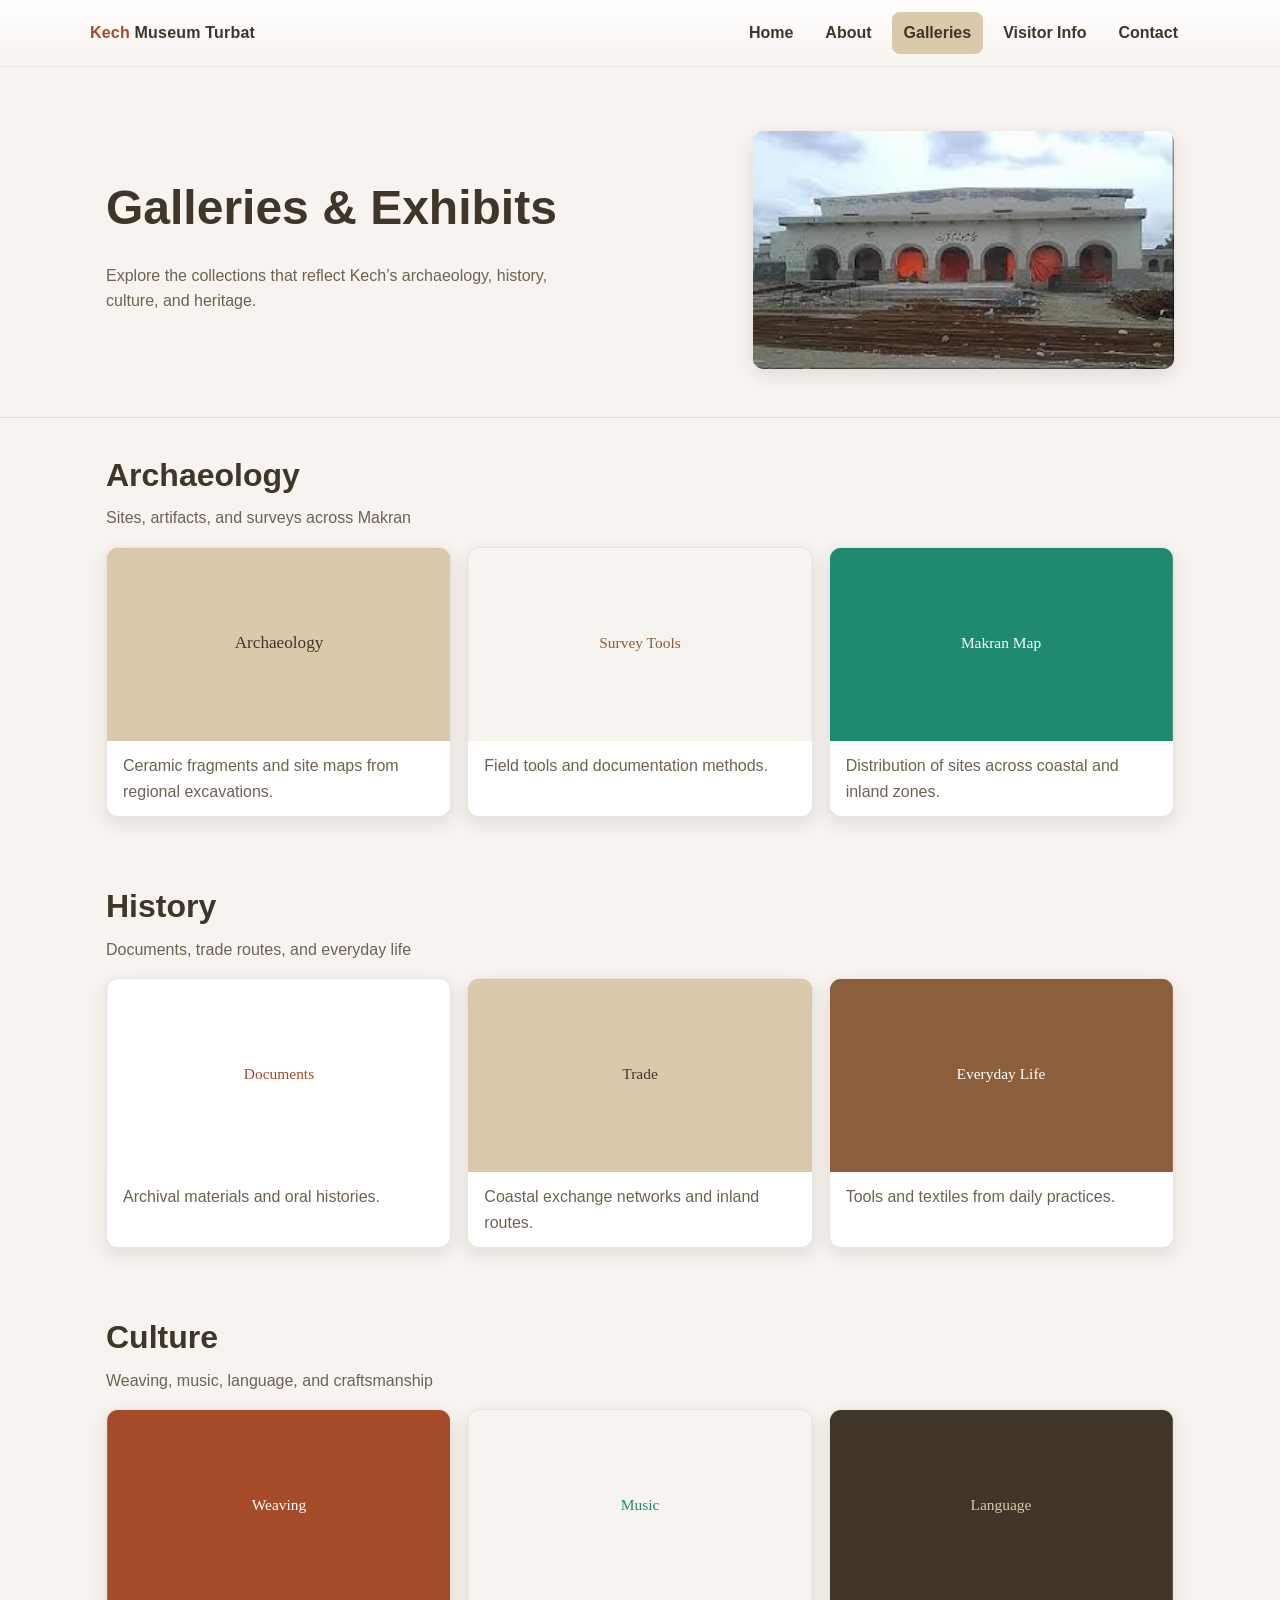
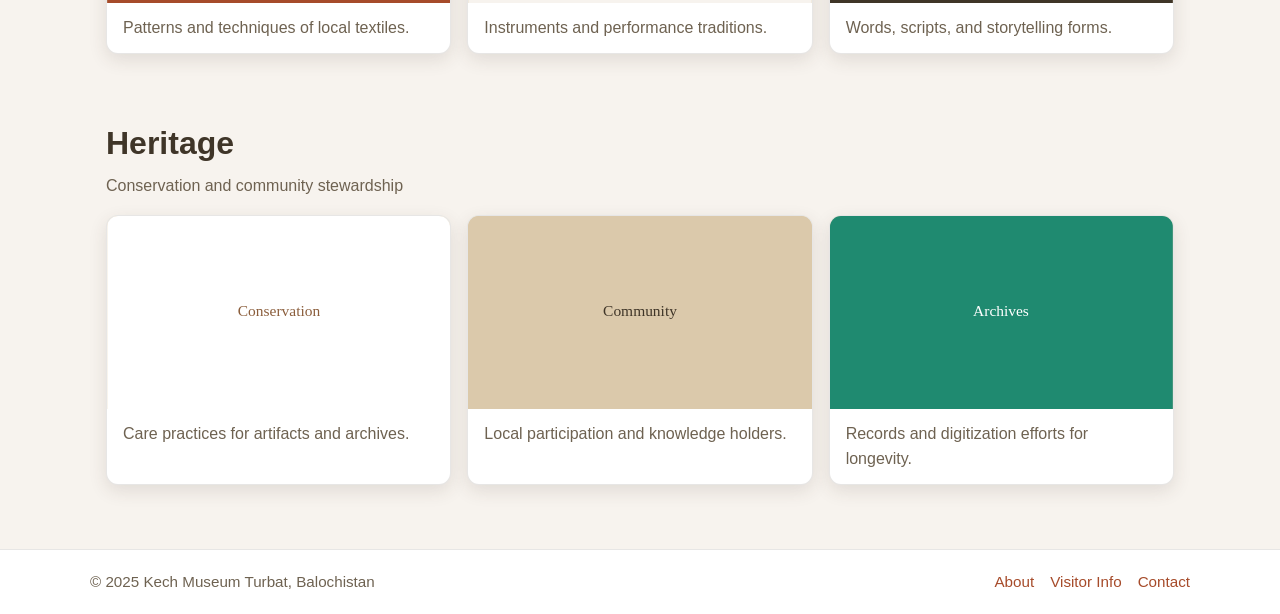
<file: Projects/KMCT/gallery.html>
<!DOCTYPE html>
<!-- ======================================================
     Kech Museum Turbat — Galleries / Exhibits
     Sections for archaeology, history, culture, and heritage
     ====================================================== -->
<html lang="en">
  <head>
    <meta charset="utf-8" />
    <meta name="viewport" content="width=device-width, initial-scale=1" />
    <meta name="description" content="Explore exhibits at Kech Museum Turbat — archaeology, history, culture, and heritage of the Kech region." />
    <title>Kech Museum Turbat — Galleries</title>
    <link rel="stylesheet" href="style.css" />
  </head>
  <body>
    <a class="skip-link" href="#main-content">Skip to content</a>

    <!-- Header + Navigation -->
    <header>
      <nav class="site-nav" aria-label="Main">
        <div class="container nav-container">
          <a class="brand" href="index.html">
            <span class="accent">Kech</span> Museum Turbat
          </a>
          <input class="nav-toggle" id="nav-toggle" type="checkbox" aria-label="Toggle navigation" />
          <label class="nav-toggle-label" for="nav-toggle" aria-label="Menu" aria-controls="primary-navigation">
            <span></span>
          </label>
          <ul id="primary-navigation" class="nav-links">
            <li><a href="index.html">Home</a></li>
            <li><a href="about.html">About</a></li>
            <li><a class="active" aria-current="page" href="gallery.html">Galleries</a></li>
            <li><a href="visitor.html">Visitor Info</a></li>
            <li><a href="contact.html">Contact</a></li>
          </ul>
        </div>
      </nav>
    </header>

    <main id="main-content">
      <!-- Page header -->
      <section class="hero" aria-label="Galleries header">
        <div class="container content">
          <div>
            <h1>Galleries & Exhibits</h1>
            <p>Explore the collections that reflect Kech’s archaeology, history, culture, and heritage.</p>
          </div>
         <div class="art"><img src="Pic/Kech Museum.jpg" alt=""></div>
        </div>
      </section>

      <!-- Archaeology -->
      <section aria-labelledby="arch-title">
        <div class="container">
          <div class="section-header">
            <h2 id="arch-title" class="section-title">Archaeology</h2>
            <p class="section-subtitle">Sites, artifacts, and surveys across Makran</p>
          </div>

          <div class="gallery-grid">
            <figure>
              <img class="responsive-img" alt="Archaeology exhibit placeholder" src="data:image/svg+xml;utf8,<svg xmlns='http://www.w3.org/2000/svg' viewBox='0 0 800 450'><rect width='800' height='450' fill='%23dbc9ab'/><text x='50%' y='50%' dominant-baseline='middle' text-anchor='middle' fill='%233f3528' font-size='40' font-family='Segoe UI,Tahoma'>Archaeology</text></svg>" />
              <figcaption>Ceramic fragments and site maps from regional excavations.</figcaption>
            </figure>
            <figure>
              <img class="responsive-img" alt="Archaeology tools placeholder" src="data:image/svg+xml;utf8,<svg xmlns='http://www.w3.org/2000/svg' viewBox='0 0 800 450'><rect width='800' height='450' fill='%23f7f3ee'/><text x='50%' y='50%' dominant-baseline='middle' text-anchor='middle' fill='%238b5e3c' font-size='36' font-family='Segoe UI,Tahoma'>Survey Tools</text></svg>" />
              <figcaption>Field tools and documentation methods.</figcaption>
            </figure>
            <figure>
              <img class="responsive-img" alt="Archaeology map placeholder" src="data:image/svg+xml;utf8,<svg xmlns='http://www.w3.org/2000/svg' viewBox='0 0 800 450'><rect width='800' height='450' fill='%231f8a70'/><text x='50%' y='50%' dominant-baseline='middle' text-anchor='middle' fill='%23ffffff' font-size='36' font-family='Segoe UI,Tahoma'>Makran Map</text></svg>" />
              <figcaption>Distribution of sites across coastal and inland zones.</figcaption>
            </figure>
          </div>
        </div>
      </section>

      <!-- History -->
      <section aria-labelledby="hist-title">
        <div class="container">
          <div class="section-header">
            <h2 id="hist-title" class="section-title">History</h2>
            <p class="section-subtitle">Documents, trade routes, and everyday life</p>
          </div>
          <div class="gallery-grid">
            <figure>
              <img class="responsive-img" alt="History documents placeholder" src="data:image/svg+xml;utf8,<svg xmlns='http://www.w3.org/2000/svg' viewBox='0 0 800 450'><rect width='800' height='450' fill='%23ffffff'/><text x='50%' y='50%' dominant-baseline='middle' text-anchor='middle' fill='%23a64b2a' font-size='36' font-family='Segoe UI,Tahoma'>Documents</text></svg>" />
              <figcaption>Archival materials and oral histories.</figcaption>
            </figure>
            <figure>
              <img class="responsive-img" alt="History trade placeholder" src="data:image/svg+xml;utf8,<svg xmlns='http://www.w3.org/2000/svg' viewBox='0 0 800 450'><rect width='800' height='450' fill='%23dbc9ab'/><text x='50%' y='50%' dominant-baseline='middle' text-anchor='middle' fill='%233f3528' font-size='36' font-family='Segoe UI,Tahoma'>Trade</text></svg>" />
              <figcaption>Coastal exchange networks and inland routes.</figcaption>
            </figure>
            <figure>
              <img class="responsive-img" alt="History life placeholder" src="data:image/svg+xml;utf8,<svg xmlns='http://www.w3.org/2000/svg' viewBox='0 0 800 450'><rect width='800' height='450' fill='%238b5e3c'/><text x='50%' y='50%' dominant-baseline='middle' text-anchor='middle' fill='%23ffffff' font-size='36' font-family='Segoe UI,Tahoma'>Everyday Life</text></svg>" />
              <figcaption>Tools and textiles from daily practices.</figcaption>
            </figure>
          </div>
        </div>
      </section>

      <!-- Culture -->
      <section aria-labelledby="cult-title">
        <div class="container">
          <div class="section-header">
            <h2 id="cult-title" class="section-title">Culture</h2>
            <p class="section-subtitle">Weaving, music, language, and craftsmanship</p>
          </div>
          <div class="gallery-grid">
            <figure>
              <img class="responsive-img" alt="Culture weaving placeholder" src="data:image/svg+xml;utf8,<svg xmlns='http://www.w3.org/2000/svg' viewBox='0 0 800 450'><rect width='800' height='450' fill='%23a64b2a'/><text x='50%' y='50%' dominant-baseline='middle' text-anchor='middle' fill='%23ffffff' font-size='36' font-family='Segoe UI,Tahoma'>Weaving</text></svg>" />
              <figcaption>Patterns and techniques of local textiles.</figcaption>
            </figure>
            <figure>
              <img class="responsive-img" alt="Culture music placeholder" src="data:image/svg+xml;utf8,<svg xmlns='http://www.w3.org/2000/svg' viewBox='0 0 800 450'><rect width='800' height='450' fill='%23f7f3ee'/><text x='50%' y='50%' dominant-baseline='middle' text-anchor='middle' fill='%231f8a70' font-size='36' font-family='Segoe UI,Tahoma'>Music</text></svg>" />
              <figcaption>Instruments and performance traditions.</figcaption>
            </figure>
            <figure>
              <img class="responsive-img" alt="Culture language placeholder" src="data:image/svg+xml;utf8,<svg xmlns='http://www.w3.org/2000/svg' viewBox='0 0 800 450'><rect width='800' height='450' fill='%233f3528'/><text x='50%' y='50%' dominant-baseline='middle' text-anchor='middle' fill='%23dbc9ab' font-size='36' font-family='Segoe UI,Tahoma'>Language</text></svg>" />
              <figcaption>Words, scripts, and storytelling forms.</figcaption>
            </figure>
          </div>
        </div>
      </section>

      <!-- Heritage -->
      <section aria-labelledby="herit-title">
        <div class="container">
          <div class="section-header">
            <h2 id="herit-title" class="section-title">Heritage</h2>
            <p class="section-subtitle">Conservation and community stewardship</p>
          </div>
          <div class="gallery-grid">
            <figure>
              <img class="responsive-img" alt="Heritage conservation placeholder" src="data:image/svg+xml;utf8,<svg xmlns='http://www.w3.org/2000/svg' viewBox='0 0 800 450'><rect width='800' height='450' fill='%23ffffff'/><text x='50%' y='50%' dominant-baseline='middle' text-anchor='middle' fill='%238b5e3c' font-size='36' font-family='Segoe UI,Tahoma'>Conservation</text></svg>" />
              <figcaption>Care practices for artifacts and archives.</figcaption>
            </figure>
            <figure>
              <img class="responsive-img" alt="Heritage community placeholder" src="data:image/svg+xml;utf8,<svg xmlns='http://www.w3.org/2000/svg' viewBox='0 0 800 450'><rect width='800' height='450' fill='%23dbc9ab'/><text x='50%' y='50%' dominant-baseline='middle' text-anchor='middle' fill='%233f3528' font-size='36' font-family='Segoe UI,Tahoma'>Community</text></svg>" />
              <figcaption>Local participation and knowledge holders.</figcaption>
            </figure>
            <figure>
              <img class="responsive-img" alt="Heritage archives placeholder" src="data:image/svg+xml;utf8,<svg xmlns='http://www.w3.org/2000/svg' viewBox='0 0 800 450'><rect width='800' height='450' fill='%231f8a70'/><text x='50%' y='50%' dominant-baseline='middle' text-anchor='middle' fill='%23ffffff' font-size='36' font-family='Segoe UI,Tahoma'>Archives</text></svg>" />
              <figcaption>Records and digitization efforts for longevity.</figcaption>
            </figure>
          </div>
        </div>
      </section>
    </main>

    <footer>
      <div class="container footer-inner">
        <div>© 2025 Kech Museum Turbat, Balochistan</div>
        <div class="footer-links" aria-label="Footer links">
          <a href="about.html">About</a>
          <a href="visitor.html">Visitor Info</a>
          <a href="contact.html">Contact</a>
        </div>
      </div>
    </footer>
  </body>
</html>
</file>
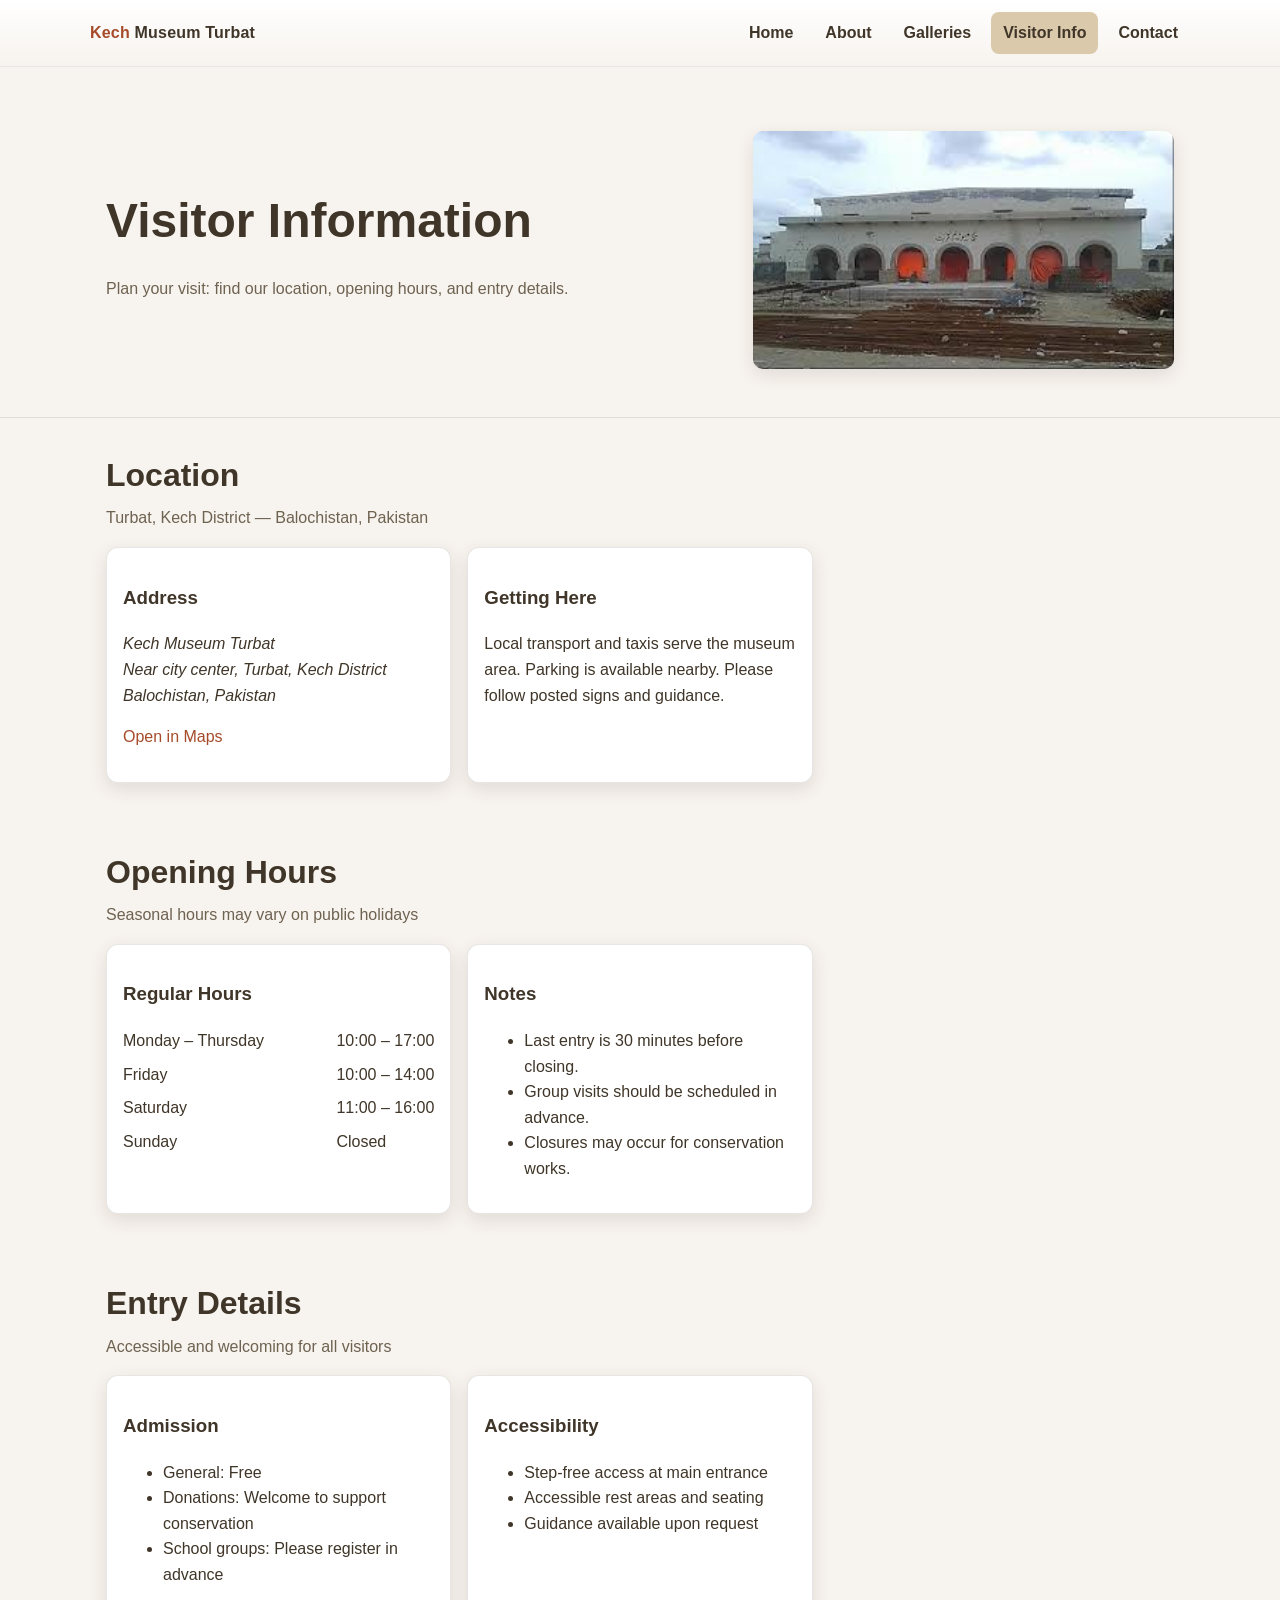
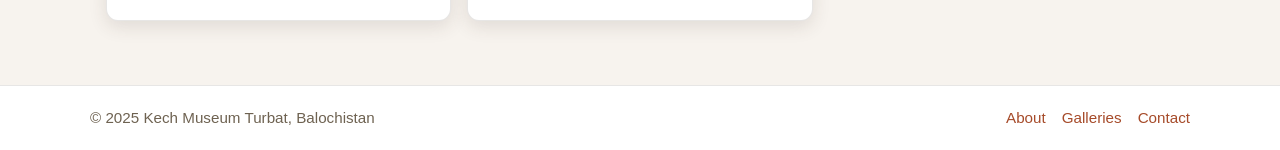
<file: Projects/KMCT/visitor.html>
<!DOCTYPE html>
<!-- ======================================================
     Kech Museum Turbat — Visitor Information
     Location, opening hours, and entry details
     ====================================================== -->
<html lang="en">
  <head>
    <meta charset="utf-8" />
    <meta name="viewport" content="width=device-width, initial-scale=1" />
    <meta name="description" content="Visitor information for Kech Museum Turbat — location, opening hours, and entry details." />
    <title>Kech Museum Turbat — Visitor Information</title>
    <link rel="stylesheet" href="style.css" />
  </head>
  <body>
    <a class="skip-link" href="#main-content">Skip to content</a>

    <!-- Header + Navigation -->
    <header>
      <nav class="site-nav" aria-label="Main">
        <div class="container nav-container">
          <a class="brand" href="index.html">
            <span class="accent">Kech</span> Museum Turbat
          </a>
          <input class="nav-toggle" id="nav-toggle" type="checkbox" aria-label="Toggle navigation" />
          <label class="nav-toggle-label" for="nav-toggle" aria-label="Menu" aria-controls="primary-navigation">
            <span></span>
          </label>
          <ul id="primary-navigation" class="nav-links">
            <li><a href="index.html">Home</a></li>
            <li><a href="about.html">About</a></li>
            <li><a href="gallery.html">Galleries</a></li>
            <li><a class="active" aria-current="page" href="visitor.html">Visitor Info</a></li>
            <li><a href="contact.html">Contact</a></li>
          </ul>
        </div>
      </nav>
    </header>

    <main id="main-content">
      <!-- Page header -->
      <section class="hero" aria-label="Visitor header">
        <div class="container content">
          <div>
            <h1>Visitor Information</h1>
            <p>Plan your visit: find our location, opening hours, and entry details.</p>
          </div>
          <div class="art"><img src="Pic/Kech Museum.jpg" alt=""></div>
        </div>
      </section>

      <!-- Location -->
      <section aria-labelledby="location-title">
        <div class="container">
          <div class="section-header">
            <h2 id="location-title" class="section-title">Location</h2>
            <p class="section-subtitle">Turbat, Kech District — Balochistan, Pakistan</p>
          </div>
          <div class="grid">
            <article class="card">
              <h3>Address</h3>
              <address>
                Kech Museum Turbat<br />
                Near city center, Turbat, Kech District<br />
                Balochistan, Pakistan
              </address>
              <p>
                <a href="https://www.google.com/maps/search/Turbat,+Balochistan" target="_blank" rel="noopener">Open in Maps</a>
              </p>
            </article>
            <article class="card">
              <h3>Getting Here</h3>
              <p>
                Local transport and taxis serve the museum area. Parking is available nearby. Please follow posted signs and guidance.
              </p>
            </article>
          </div>
        </div>
      </section>

      <!-- Opening hours -->
      <section aria-labelledby="hours-title">
        <div class="container">
          <div class="section-header">
            <h2 id="hours-title" class="section-title">Opening Hours</h2>
            <p class="section-subtitle">Seasonal hours may vary on public holidays</p>
          </div>
          <div class="grid">
            <article class="card">
              <h3>Regular Hours</h3>
              <dl>
                <div style="display:grid; grid-template-columns: 1fr auto; gap:.5rem;">
                  <dt>Monday – Thursday</dt><dd>10:00 – 17:00</dd>
                  <dt>Friday</dt><dd>10:00 – 14:00</dd>
                  <dt>Saturday</dt><dd>11:00 – 16:00</dd>
                  <dt>Sunday</dt><dd>Closed</dd>
                </div>
              </dl>
            </article>
            <article class="card">
              <h3>Notes</h3>
              <ul>
                <li>Last entry is 30 minutes before closing.</li>
                <li>Group visits should be scheduled in advance.</li>
                <li>Closures may occur for conservation works.</li>
              </ul>
            </article>
          </div>
        </div>
      </section>

      <!-- Entry details -->
      <section aria-labelledby="entry-title">
        <div class="container">
          <div class="section-header">
            <h2 id="entry-title" class="section-title">Entry Details</h2>
            <p class="section-subtitle">Accessible and welcoming for all visitors</p>
          </div>
          <div class="grid">
            <article class="card">
              <h3>Admission</h3>
              <ul>
                <li>General: Free</li>
                <li>Donations: Welcome to support conservation</li>
                <li>School groups: Please register in advance</li>
              </ul>
            </article>
            <article class="card">
              <h3>Accessibility</h3>
              <ul>
                <li>Step-free access at main entrance</li>
                <li>Accessible rest areas and seating</li>
                <li>Guidance available upon request</li>
              </ul>
            </article>
          </div>
        </div>
      </section>
    </main>

    <footer>
      <div class="container footer-inner">
        <div>© 2025 Kech Museum Turbat, Balochistan</div>
        <div class="footer-links" aria-label="Footer links">
          <a href="about.html">About</a>
          <a href="gallery.html">Galleries</a>
          <a href="contact.html">Contact</a>
        </div>
      </div>
    </footer>
  </body>
</html>
</file>
<file: style.css>
/* =========================================
   1. CSS Variables & Reset
   ========================================= */
   :root {
    --primary-color: #3498db;
    --secondary-color: #2c3e50;
    --accent-color: #e74c3c;
    --text-color: #333;
    --bg-light: #f9f9f9;
    --bg-white: #ffffff;
    --nav-height: 70px;
    --transition-speed: 0.3s;
    --font-main: 'Poppins', sans-serif;
}

* {
    margin: 0;
    padding: 0;
    box-sizing: border-box;
}

html {
    scroll-behavior: smooth;
    font-size: 16px;
}

body {
    font-family: var(--font-main);
    color: var(--text-color);
    line-height: 1.6;
    background-color: var(--bg-white);
}

ul {
    list-style: none;
}

a {
    text-decoration: none;
    color: inherit;
    transition: var(--transition-speed);
    
}

img {
    max-width: 100%;
    display: block;
}

/* =========================================
   2. Typography & Utilities
   ========================================= */
.container {
    max-width: 1200px;
    margin: 0 auto;
    padding: 0 20px;
}

.section {
    padding: 80px 0;
}

.section-title {
    font-size: 2.5rem;
    text-align: center;
    margin-bottom: 60px;
    color: var(--secondary-color);
    position: relative;
    font-weight: 700;
}

.section-title::after {
    content: '';
    display: block;
    width: 60px;
    height: 4px;
    background: var(--primary-color);
    margin: 15px auto 0;
    border-radius: 2px;
}

.btn {
    display: inline-block;
    padding: 12px 30px;
    border-radius: 50px;
    font-weight: 600;
    text-transform: uppercase;
    letter-spacing: 1px;
    cursor: pointer;
    border: 2px solid transparent;
    transition: all var(--transition-speed) ease;
}

.btn.primary {
    background-color: var(--primary-color);
    color: white;
}

.btn.primary:hover {
    background-color: #2980b9;
    transform: translateY(-2px);
    box-shadow: 0 5px 15px rgba(52, 152, 219, 0.4);
}

.btn.secondary {
    background-color: transparent;
    border-color: white;
    color: white;
}

.btn.secondary:hover {
    background-color: white;
    color: var(--text-color);
}

.btn-small {
    display: inline-block;
    padding: 8px 20px;
    border-radius: 4px;
    font-size: 0.9rem;
    font-weight: 600;
    background-color: var(--primary-color);
    color: white;
    margin: 5px;
}

.btn-small.outline {
    background-color: transparent;
    border: 1px solid white;
}

.btn-small:hover {
    opacity: 0.9;
    transform: scale(1.05);
}

/* =========================================
   3. Navigation (Sticky & Mobile)
   ========================================= */
.navbar {
    position: sticky;
    top: 0;
    background: rgba(237, 241, 241, 0.95);
    height: var(--nav-height);
    display: flex;
    align-items: center;
    box-shadow: 0 2px 10px rgba(0,0,0,0.1);
    z-index: 1000;
    backdrop-filter: blur(5px);
}

.nav-container {
    display: flex;
    justify-content: space-between;
    align-items: center;
    width: 100%;
}

/* .logo {
    font-size: 1.8rem;
    font-weight: 700;
    color: var(--secondary-color);
    letter-spacing: -1px;
} */
 .logo{
    display: flex;
    width: 120px;
}
/* .img-logo{
    box-shadow: 1px 1px 5px 5px black;
    border-radius: 50%;
    width: 100vw;

 } */

.nav-links ul {
    display: flex;
    gap: 30px;
}

.nav-links a {
    font-weight: 500;
    color: var(--secondary-color);
    position: relative;
    transform: translateY(55%)
}

.nav-links a::after {
    content: '';
    position: absolute;
    width: 0;
    height: 2px;
    bottom: -5px;
    left: 0;
    background-color: var(--primary-color);
    transition: width var(--transition-speed);
}

.nav-links a:hover {
    width: 100%;
    transition: 0.3s ease;
    color: var(--primary-color);
    text-decoration-line: underline;
}

/* Mobile Menu Checkbox Hack */
.menu-toggle {
    display: none;
}

.menu-icon {
    display: none;
    cursor: pointer;
    padding: 10px;
}

.navicon {
    background: var(--secondary-color);
    display: block;
    height: 2px;
    width: 24px;
    position: relative;
    transition: background .2s ease-out;
}

.navicon::before,
.navicon::after {
    background: var(--secondary-color);
    content: "";
    display: block;
    height: 100%;
    position: absolute;
    transition: all .2s ease-out;
    width: 100%;
}

.navicon::before { top: 7px; }
.navicon::after { top: -7px; }

/* =========================================
   4. Hero Section & Carousel
   ========================================= */
.hero {
    height: calc(100vh - var(--nav-height));
    position: relative;
    overflow: hidden;
    color: white;
}

.carousel {
    width: 100%;
    height: 100%;
    position: relative;
}

.slides {
    display: flex;
    width: 300%; /* 3 slides */
    height: 100%;
    transition: transform 0.6s ease-in-out;
}

.slide {
    width: 33.333%;
    height: 100%;
    display: flex;
    justify-content: center;
    align-items: center;
    text-align: center;
    position: relative;
    background-size: cover;
    background-position: center;
}

/* Slide Backgrounds */
.slide-1 {
    background: linear-gradient(rgba(0,0,0,0.6), rgba(0,0,0,0.6)), url('pic/slide\ 3.jpg');
}
.slide-2 {
    background: linear-gradient(rgba(0,0,0,0.6), rgba(0,0,0,0.6)), url('pic/slide.jpg');
}
.slide-3 {
    background: linear-gradient(rgba(0,0,0,0.6), rgba(0,0,0,0.6)), url('pic/slide\ 1.jpg');
}

.slide-content h1 {
    font-size: 3.5rem;
    margin-bottom: 20px;
    animation: fadeInUp 1s ease forwards;
    opacity: 0;
    transform: translateY(20px);
}

.slide-content h2 {
    font-size: 1.5rem;
    font-weight: 300;
    margin-bottom: 40px;
    animation: fadeInUp 1s ease 0.3s forwards;
    opacity: 0;
    transform: translateY(20px);
}

.cta-buttons {
    animation: fadeInUp 1s ease 0.6s forwards;
    opacity: 0;
    transform: translateY(20px);
}

.cta-buttons .btn {
    margin: 0 10px;
}

/* Carousel Logic (Radio Buttons) */
input[name="slider"] {
    display: none;
}

/* Navigation Dots */
.carousel-nav {
    position: absolute;
    bottom: 30px;
    left: 50%;
    transform: translateX(-50%);
    display: flex;
    gap: 15px;
    z-index: 10;
}

.nav-dot {
    width: 12px;
    height: 12px;
    background: rgba(255,255,255,0.5);
    border-radius: 50%;
    cursor: pointer;
    transition: background 0.3s;
}

.nav-dot:hover {
    background: white;
}

/* Logic to move slides based on checked radio */
#slide1:checked ~ .slides { transform: translateX(0%); }
#slide2:checked ~ .slides { transform: translateX(-33.333%); }
#slide3:checked ~ .slides { transform: translateX(-66.666%); }

/* Active Dot Styling */
#slide1:checked ~ .carousel-nav label[for="slide1"],
#slide2:checked ~ .carousel-nav label[for="slide2"],
#slide3:checked ~ .carousel-nav label[for="slide3"] {
    background: white;
    transform: scale(1.2);
}

.btn-small{
    position: relative;
    top: 100px;
    width: 300px;
    text-align: center;
}
.myself{
    width: 350px;
    height: 500px;
    display: flex;
    position: relative;
    /* left: 10%; */
    /* border: 2px solid black; */
    /* border-radius: 30px; */
}
.myself-img{
    box-shadow: 1px 1px 4px 4px var(--secondary-color);
    border-radius: 30px;
    object-fit: cover;
    width: 100%;
    height: 100%;
     transition: transform 0.5s ease;
}
.myself-img:hover{
     transform: translateY(-10px);
}
/* Animations */
@keyframes fadeInUp {
    to {
        opacity: 1;
        transform: translateY(0);
    }
}

/* =========================================
   5. About Section
   ========================================= */
.about-section {
    background-color: var(--bg-light);
}

.about-content {
    display: grid;
    grid-template-columns: 1fr 1fr;
    gap: 50px;
    align-items: center;
}

.bio p {
    margin-bottom: 20px;
    font-size: 1.1rem;
    color: #555;
}

.skills {
    background: white;
    padding: 30px;
    border-radius: 10px;
    box-shadow: 0 5px 20px rgba(0,0,0,0.05);
}

.skill-item {
    margin-bottom: 25px;
}

.skill-info {
    display: flex;
    justify-content: space-between;
    margin-bottom: 10px;
    font-weight: 600;
}

.progress-bar {
    width: 100%;
    height: 10px;
    background: #eee;
    border-radius: 5px;
    overflow: hidden;
}

.progress {
    height: 100%;
    background: var(--primary-color);
    border-radius: 5px;
    width: 0;
    /* Animation happens on page load since no JS scroll trigger, 
       but we can use generic animation */
    animation: loadProgress 1.5s ease-out forwards;
}

.progress.html { width: 90%; animation-delay: 0.2s; }
.progress.css { width: 85%; animation-delay: 0.4s; }
.progress.uiux { width: 80%; animation-delay: 0.6s; }
.progress.graphic { width: 75%; animation-delay: 0.8s; }

@keyframes loadProgress {
    from { width: 0; }
}

/* =========================================
   6. Projects Section
   ========================================= */
.projects-grid {
    display: grid;
    grid-template-columns: repeat(auto-fit, minmax(320px, 1fr));
    gap: 30px;
}

.project-card {
    background: white;
    border-radius: 10px;
    overflow: hidden;
    box-shadow: 0 5px 15px rgba(0,0,0,0.05);
    transition: transform 0.3s, box-shadow 0.3s;
}

.project-card:hover {
    transform: translateY(-10px);
    box-shadow: 0 15px 30px rgba(0,0,0,0.1);
}

.project-image {
    position: relative;
    overflow: hidden;
    height: 250px;
}

.project-image img {
    width: 100%;
    height: 100%;
    object-fit: cover;
    transition: transform 0.5s;
}

.project-card:hover .project-image img {
    transform: scale(1.1);
}

.overlay {
    position: absolute;
    top: 0;
    left: 0;
    width: 100%;
    height: 100%;
    background: rgba(44, 62, 80, 0.9);
    display: flex;
    justify-content: center;
    align-items: center;
    opacity: 0;
    transition: opacity 0.3s;
}

.project-card:hover .overlay {
    opacity: 1;
}

.project-info {
    padding: 25px;
}

.project-info h3 {
    font-size: 1.4rem;
    margin-bottom: 10px;
    color: var(--secondary-color);
}

.project-info p {
    font-size: 0.95rem;
    color: #666;
}

/* =========================================
   7. Contact Section
   ========================================= */
.contact-section {
    background-color: var(--bg-light);
}

.contact-wrapper {
    max-width: 800px;
    margin: 0 auto;
    background: white;
    padding: 40px;
    border-radius: 10px;
    box-shadow: 0 5px 25px rgba(0,0,0,0.05);
}

.form-group {
    margin-bottom: 20px;
}

.form-group label {
    display: block;
    margin-bottom: 8px;
    font-weight: 600;
    color: var(--secondary-color);
}

.form-group input,
.form-group textarea {
    width: 100%;
    padding: 12px;
    border: 1px solid #ddd;
    border-radius: 5px;
    font-family: inherit;
    font-size: 1rem;
    transition: border-color 0.3s;
}

.form-group input:focus,
.form-group textarea:focus {
    outline: none;
    border-color: var(--primary-color);
}

.social-links {
    margin-top: 40px;
    text-align: center;
    border-top: 1px solid #eee;
    padding-top: 30px;
}

.social-links h3 {
    margin-bottom: 20px;
    color: var(--secondary-color);
}

.icons {
    display: flex;
    justify-content: center;
    gap: 20px;
}

.social-icon {
    width: 50px;
    height: 50px;
    background: var(--bg-light);
    border-radius: 50%;
    display: flex;
    justify-content: center;
    align-items: center;
    font-weight: 700;
    color: var(--secondary-color);
    transition: all 0.3s;
}

.social-icon:hover {
    background: var(--primary-color);
    color: white;
    transform: rotate(360deg);
}

/* =========================================
   8. Footer
   ========================================= */
footer {
    background: var(--secondary-color);
    color: white;
    text-align: center;
    padding: 30px 0;
}

/* =========================================
   9. Media Queries (Responsive)
   ========================================= */
@media (max-width: 768px) {
    .section-title {
        font-size: 2rem;
    }
    
    /* Mobile Nav */
    .menu-icon {
        display: block;
    }

    .nav-links {
        position: absolute;
        top: 100%;
        left: 0;
        width: 100%;
        background: white;
        max-height: 0;
        overflow: hidden;
        transition: max-height 0.3s ease-out;
        box-shadow: 0 5px 10px rgba(0,0,0,0.1);
    }

    .nav-links ul {
        flex-direction: column;
        padding: 20px;
        gap: 20px;
        text-align: center;
    }

    /* Show menu when checkbox is checked */
    .menu-toggle:checked ~ .nav-links {
        max-height: 300px; /* Adjust based on content */
    }

    /* Hamburger Animation */
    .menu-toggle:checked ~ .menu-icon .navicon {
        background: transparent;
    }

    .menu-toggle:checked ~ .menu-icon .navicon::before {
        transform: rotate(-45deg);
        top: 0;
    }

    .menu-toggle:checked ~ .menu-icon .navicon::after {
        transform: rotate(45deg);
        top: 0;
    }

    /* Hero Text */
    .slide-content h1 {
        font-size: 2.2rem;
    }

    .slide-content h2 {
        font-size: 1.1rem;
    }

    /* About Section */
    .about-content {
        grid-template-columns: 1fr;
    }
}
</file>
<file: Projects/KMCT/style.css>
/* =========================================================
   Kech Museum Turbat — Shared Stylesheet (Mobile-first)
   Design: clean, modern, culturally inspired earth tones
   Uses: CSS Variables, Flexbox, Grid, Media Queries
   ========================================================= */

/* ---------- Theme Tokens ---------- */
:root {
  /* Earth-tone palette inspired by Baloch culture */
  --cream: #f7f3ee;
  /* --cream: #2d2e2c; */
  --sand: #dbc9ab;
  --clay: #8b5e3c;
  --terracotta: #a64b2a;
  --deep-brown: #3f3528;
  --oasis-teal: #1f8a70;

  /* Text + surface */
  --text: var(--deep-brown);
  --surface: var(--cream);
  --muted: #6e6251;

  /* Shadows + borders */
  --shadow: 0 6px 18px rgba(63, 53, 40, 0.12);
  --border: 1px solid rgba(63, 53, 40, 0.12);

  /* Sizing */
  --max-w: 1100px;
  --radius: 12px;
  --gap: 1rem;
}

/* ---------- Base Reset ---------- */
*,
*::before,
*::after {
  box-sizing: border-box;
}
html {
  -webkit-text-size-adjust: 100%;
  scroll-behavior: smooth;
}
body {
  margin: 0;
  font-family: "Segoe UI", Tahoma, "Trebuchet MS", Arial, sans-serif;
  color: var(--text);
  background: var(--surface);
  line-height: 1.6;
}
img,
svg {
  display: block;
  max-width: 100%;
}
a {
  color: var(--terracotta);
  text-decoration: none;
}
a:hover {
  text-decoration: underline;
}

/* ---------- Utilities ---------- */
.container {
  width: min(100%, var(--max-w));
  margin-inline: auto;
  padding: 0 1rem;
}
.visually-hidden {
  position: absolute !important;
  height: 1px; width: 1px;
  overflow: hidden;
  clip: rect(1px, 1px, 1px, 1px);
  white-space: nowrap;
}
.skip-link {
  position: absolute;
  top: -100px;
  left: 0;
  background: var(--oasis-teal);
  color: #fff;
  padding: .5rem .75rem;
  border-radius: 0 0 var(--radius) var(--radius);
  transition: top .2s ease;
  z-index: 1000;
}
.skip-link:focus {
  top: 0;
}

/* ---------- Header & Navigation ---------- */
header {
  background: linear-gradient(180deg, #fff, var(--surface));
  border-bottom: var(--border);
}
.site-nav {
  position: relative;
}
.nav-container {
  display: flex;
  align-items: center;
  justify-content: space-between;
  gap: .75rem;
  padding: .75rem 0;
}
.brand {
  font-weight: 700;
  color: var(--deep-brown);
  letter-spacing: .2px;
}
.brand .accent {
  color: var(--terracotta);
}
.nav-toggle {
  /* Hide the checkbox but keep it accessible */
  position: absolute;
  opacity: 0;
  pointer-events: none;
}
.nav-toggle-label {
  display: inline-flex;
  align-items: center;
  justify-content: center;
  width: 40px;
  height: 40px;
  border-radius: 8px;
  border: var(--border);
  background: #fff;
  box-shadow: var(--shadow);
  cursor: pointer;
}
.nav-toggle-label span,
.nav-toggle-label span::before,
.nav-toggle-label span::after {
  display: block;
  width: 20px;
  height: 2px;
  background: var(--deep-brown);
  position: relative;
  transition: transform .2s ease, opacity .2s ease;
}
.nav-toggle-label span::before,
.nav-toggle-label span::after {
  content: "";
  position: absolute;
  left: 0;
}
.nav-toggle-label span::before { top: -6px; }
.nav-toggle-label span::after  { top: 6px; }

/* Animate into “X” when open */
.nav-toggle:checked + .nav-toggle-label span {
  transform: rotate(45deg);
}
.nav-toggle:checked + .nav-toggle-label span::before {
  transform: rotate(90deg);
  top: 0;
}
.nav-toggle:checked + .nav-toggle-label span::after {
  opacity: 0;
}

.nav-links {
  list-style: none;
  margin: 0;
  padding: .5rem 0 0 0;
  display: none;
  position: absolute;
  left: 0;
  right: 0;
  top: 100%;
  background: #fff;
  border-bottom: var(--border);
  box-shadow: var(--shadow);
}
.nav-links li {
  border-top: var(--border);
}
.nav-links a {
  display: block;
  padding: .875rem 1rem;
  color: var(--deep-brown);
  font-weight: 600;
}
.nav-links a.active {
  background: var(--sand);
  color: var(--deep-brown);
}
.site-nav .nav-toggle:checked ~ .nav-links {
  display: block;
}

/* ---------- Hero ---------- */
.hero {
  /* Layered pattern evoking woven motifs */
  background:
    radial-gradient(circle at 10% 20%, rgba(214, 183, 141, .35) 0 20%, transparent 20 100%),
    radial-gradient(circle at 90% 10%, rgba(31, 138, 112, .25) 0 18%, transparent 18 100%),
    linear-gradient(180deg, #fff, var(--sand));
  padding: 4rem 0 3rem 0;
  border-bottom: var(--border);
}
.hero .content {
  display: grid;
  gap: 1rem;
  align-items: center;
}
.hero h1 {
  margin: 0;
  font-size: clamp(1.75rem, 4vw, 3rem);
  color: var(--deep-brown);
}
.hero p {
  max-width: 55ch;
  color: var(--muted);
}
.btn {
  display: inline-block;
  padding: .75rem 1rem;
  border-radius: 10px;
  background: var(--terracotta);
  color: #fff;
  font-weight: 700;
  letter-spacing: .2px;
  box-shadow: var(--shadow);
  border: none;
}
.btn:hover {
  background: #8f3f22;
  text-decoration: none;
}
.btn.secondary {
  background: var(--oasis-teal);
}

/* ---------- Sections ---------- */
section {
  padding: 2rem 0;
}
.section-header {
  margin-bottom: 1rem;
}
.section-title {
  margin: 0 0 .25rem 0;
  font-size: clamp(1.35rem, 3vw, 2rem);
  color: var(--deep-brown);
}
.section-subtitle {
  margin: 0;
  color: var(--muted);
}
.card {
  background: #fff;
  border: var(--border);
  border-radius: var(--radius);
  box-shadow: var(--shadow);
  padding: 1rem;
}
.art img{
  object-fit: cover;
  width: 100%;
  border-radius: 10px;
}
.grid {
  display: grid;
  gap: var(--gap);
  grid-template-columns: 1fr;
}

/* ---------- Gallery ---------- */
.gallery-grid {
  display: grid;
  gap: var(--gap);
  grid-template-columns: 1fr;
}
figure {
  margin: 0;
  background: #fff;
  border: var(--border);
  border-radius: var(--radius);
  box-shadow: var(--shadow);
  overflow: hidden;
}
.responsive-img {
  width: 100%;
  aspect-ratio: 16 / 9;
  object-fit: cover;
  background: var(--sand);
}
figcaption {
  padding: .75rem 1rem;
  color: var(--muted);
}

/* ---------- Forms ---------- */
form {
  display: grid;
  gap: 1rem;
}
label {
  font-weight: 600;
  color: var(--deep-brown);
}
input[type="text"],
input[type="email"],
textarea,
select {
  width: 100%;
  padding: .75rem .9rem;
  border-radius: 10px;
  border: var(--border);
  background: #fff;
  color: var(--deep-brown);
}
textarea {
  min-height: 140px;
  resize: vertical;
}
.form-row {
  display: grid;
  gap: var(--gap);
  grid-template-columns: 1fr;
}
.form-actions {
  display: flex;
  gap: .75rem;
  align-items: center;
}

/* ---------- Footer ---------- */
footer {
  margin-top: 2rem;
  background: #fff;
  border-top: var(--border);
}
.footer-inner {
  display: flex;
  flex-direction: column;
  gap: .5rem;
  padding: 1.25rem 0;
  color: var(--muted);
  font-size: .95rem;
}
.footer-links {
  display: flex;
  gap: 1rem;
  flex-wrap: wrap;
}

/* ---------- Responsive Layouts ---------- */
@media (min-width: 600px) {
  /* Nav: show links, hide toggle on larger mobile/tablet */
  .nav-toggle-label {
    display: none;
  }
  .nav-links {
    position: static;
    display: flex !important;
    gap: .5rem;
    padding: 0;
    box-shadow: none;
    border: none;
    background: transparent;
  }
  .nav-links li {
    border: none;
  }
  .nav-links a {
    padding: .5rem .75rem;
    border-radius: 8px;
  }
  .nav-links a.active {
    background: var(--sand);
  }

  /* Hero content splits */
  .hero .content {
    grid-template-columns: 1.2fr .8fr;
  }
  .hero .art {
    min-height: 220px;
    border-radius: var(--radius);
    background:
      linear-gradient(135deg, rgba(166, 75, 42, .25), rgba(31, 138, 112, .25)),
      repeating-linear-gradient(90deg, rgba(63, 53, 40, .08), rgba(63, 53, 40, .08) 10px, transparent 10px, transparent 20px);
    box-shadow: var(--shadow);
  }

  .grid {
    grid-template-columns: repeat(2, 1fr);
  }
  .gallery-grid {
    grid-template-columns: repeat(2, 1fr);
  }
  .form-row {
    grid-template-columns: repeat(2, 1fr);
  }
  .footer-inner {
    flex-direction: row;
    align-items: center;
    justify-content: space-between;
  }
}

@media (min-width: 900px) {
  .grid {
    grid-template-columns: repeat(3, 1fr);
  }
  .gallery-grid {
    grid-template-columns: repeat(3, 1fr);
  }
}
</file>
<file: Projects/Portfolio/style.css>
/* General Reset */
body {
    margin: 0;
    font-family: 'Segoe UI', sans-serif;
    background: #000;
    color: #fff;
    overflow-x: hidden;
}

a {
    text-decoration: none; 
}

/* LOGO */
.logo-box {
    display: flex;
    align-items: center;
    gap: 15px;
}

.logo-icon {
    width: 45px;
    height: 45px;
    background: #00bfff;
    border-radius: 50%;
    display: flex;
    justify-content: center;
    align-items: center;
    font-weight: bold;
    font-size: 18px;
    color: #000;
    box-shadow: 0 0 10px #00bfff;
}

.logo {
    font-size: 26px;
    margin: 0;
}

.logo span {
    color: #00bfff;
}

/* NAVIGATION */
nav {
    display: flex;
    justify-content: space-between;
    align-items: center;
    padding: 20px 50px;
    position: sticky;
    top: 0;
    background: rgba(0,0,0,0.85);
    backdrop-filter: blur(10px);
    z-index: 100;
}

nav ul {
    display: flex;
    list-style: none;
    gap: 25px;
}

nav a {
    color: #fff;
    font-weight: 500;
    transition: 0.3s;
}

nav a:hover {
    color: #00bfff;
    text-shadow: 0 0 10px #00bfff;
}

/* HERO */
.hero {
    height: 100vh;
    display: flex;
    align-items: center;
    padding-left: 60px;
    position: relative;
    overflow: hidden;
    background: linear-gradient(135deg, #000, #020b14, #001219);
}

.hero-content {
    z-index: 2;
}

.hero h1 {
    font-size: 4rem;
    margin: 0;
}

.hero span {
    color: #00bfff;
}

.hero p {
    margin-top: 10px;
    font-size: 1.4rem;
    color: #ccc;
}

/* Hero Glow Animation */
.hero-glow {
    position: absolute;
    width: 600px;
    height: 600px;
    background: #00bfff;
    filter: blur(200px);
    opacity: 0.35;
    top: -100px;
    left: 50%;
    transform: translateX(-50%);
    animation: floatingGlow 6s infinite alternate ease-in-out;
}

@keyframes floatingGlow {
    from { transform: translateX(-50%) translateY(0); }
    to   { transform: translateX(-50%) translateY(50px); }
}

/* Text Animations */
.fade-in {
    animation: fade 2s ease forwards;
    opacity: 0;
}

.slide-up {
    animation: slide 2s ease forwards;
    opacity: 0;
}

@keyframes fade {
    to { opacity: 1; }
}

@keyframes slide {
    from { transform: translateY(40px); opacity: 0; }
    to { transform: translateY(0); opacity: 1; }
}

/* HERO BUTTON */
.btn {
    display: inline-block;
    margin-top: 20px;
    padding: 12px 30px;
    border: 2px solid #00bfff;
    border-radius: 30px;
    color: #00bfff;
    font-weight: bold;
    transition: 0.3s;
}

.btn:hover {
    background: #00bfff;
    color: #000;
    box-shadow: 0 0 20px #00bfff;
}

/* SECTIONS */
.section-title {
    font-size: 2.3rem;
    border-left: 4px solid #00bfff;
    padding-left: 10px;
    margin-bottom: 30px;
}

/* Skills */
.skills-grid {
    display: grid;
    grid-template-columns: repeat(auto-fit, minmax(170px, 1fr));
    gap: 25px;
}

.skill-card {
    background: #111;
    border: 1px solid #00bfff;
    padding: 25px;
    text-align: center;
    border-radius: 10px;
    font-weight: bold;
    transition: 0.3s;
}

.skill-card:hover {
    background: #00bfff;
    color: #000;
    transform: translateY(-5px);
}

/* Portfolio Cards */
.grid {
    display: grid;
    grid-template-columns: repeat(auto-fit, minmax(250px, 1fr));
    gap: 25px;
}

.card {
    background: #111;
    padding: 60px 20px;
    border-radius: 12px;
    border: 1px solid #00bfff;
    text-align: center;
    transition: 0.3s;
}

.card:hover {
    background: #00bfff;
    color: #000;
    box-shadow: 0 0 20px #00bfff;
    transform: translateY(-8px);
}

/* Contact Form */
.contact-form {
    max-width: 550px;
    margin: auto;
    display: flex;
    flex-direction: column;
    gap: 15px;
}

.contact-form input,
.contact-form textarea {
    padding: 15px;
    background: #111;
    border: 1px solid #00bfff;
    border-radius: 8px;
    color: #fff;
}

.contact-form button {
    padding: 15px;
    background: #00bfff;
    border: none;
    border-radius: 8px;
    color: #000;
    font-weight: bold;
    cursor: pointer;
    box-shadow: 0 0 15px #00bfff;
    transition: .3s;
}

.contact-form button:hover {
    background: #fff;
    box-shadow: 0 0 25px #00bfff;
}

/* Footer */
footer {
    text-align: center;
    padding: 20px;
    margin-top: 40px;
    background: #000;
}
</file>
